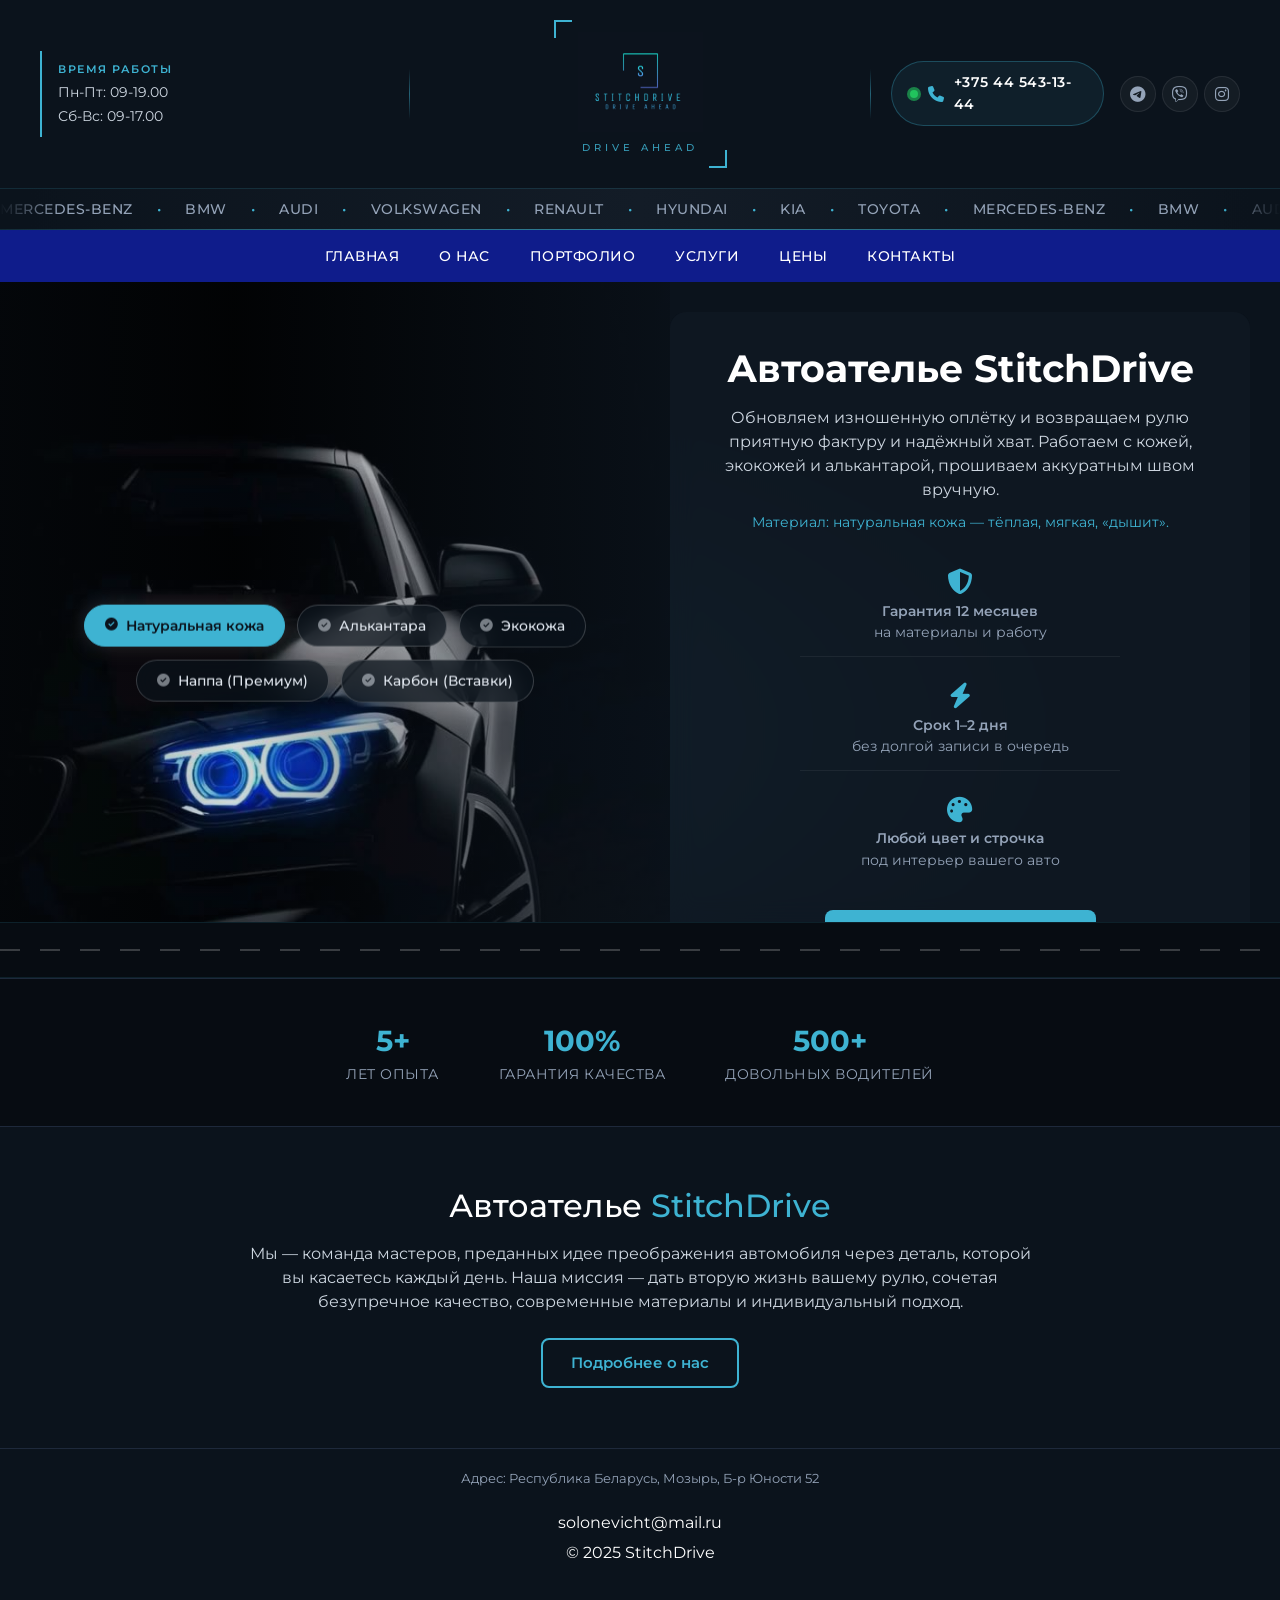
<file: index.html>
<!DOCTYPE html>
<html lang="ru">
<head>
    <meta charset="UTF-8">
    <title>StitchDrive</title>
    <meta name="viewport" content="width=device-width, initial-scale=1">
    <link href="https://cdn.jsdelivr.net/npm/bootstrap@5.2.3/dist/css/bootstrap.min.css" rel="stylesheet">
    <link rel="stylesheet" href="style.css">
    <link rel="icon" type="image/png" href="logo/favicon (3).ico">
    <link rel="preconnect" href="https://fonts.googleapis.com">
    <link rel="preconnect" href="https://fonts.gstatic.com" crossorigin>
    <link href="https://fonts.googleapis.com/css2?family=Montserrat:wght@300;400;500;600;700&display=swap" rel="stylesheet">
   <link rel="stylesheet" href="https://cdnjs.cloudflare.com/ajax/libs/font-awesome/6.5.1/css/all.min.css">
</head>
<body>

    <!-- ===== HEADER ===== -->
    <header>
    <div class="contacts-block">
    
    <!-- СЛЕВА: Время работы в плашке -->
    <div class="header-zone header-zone--left">
        <div class="work-hours">
            <span class="work-hours__label">Время работы</span>
            <span class="work-hours__time">Пн-Пт: 09-19.00</span>
            <span class="work-hours__time">Сб-Вс: 09-17.00</span>
        </div>
    </div>

    <!-- Декоративный разделитель -->
    <div class="header-divider"></div>

    <!-- ПО ЦЕНТРУ: Логотип в рамке -->
    <div class="header-zone header-zone--center">
        <div class="logo-frame">
            <img class="logo" src="logo/fullLogo.jpg" alt="Логотип StitchDrive">
            <span class="logo-slogan">DRIVE AHEAD</span>
        </div>
    </div>

    <!-- Декоративный разделитель -->
    <div class="header-divider"></div>

    <!-- СПРАВА: Телефон в пилюле + иконки -->
    <div class="header-zone header-zone--right">
        <a href="tel:+375445431344" class="phone-pill">
            <span class="online-dot"></span>
            <i class="fa-solid fa-phone"></i>
            <span class="phone-pill__number">+375 44 543-13-44</span>
        </a>
        <div class="social-icons">
            <a href="#" aria-label="Telegram"><i class="fa-brands fa-telegram"></i></a>
            <a href="#" aria-label="Viber"><i class="fa-brands fa-viber"></i></a>
            <a href="#" aria-label="Instagram"><i class="fab fa-instagram"></i></a>
        </div>
    </div>

</div>

    <!-- БЕГУЩАЯ СТРОКА с марками авто -->
    <div class="marquee">
        <div class="marquee__track">
            <span>Mercedes-Benz</span>
            <span class="marquee__dot">•</span>
            <span>BMW</span>
            <span class="marquee__dot">•</span>
            <span>Audi</span>
            <span class="marquee__dot">•</span>
            <span>Volkswagen</span>
            <span class="marquee__dot">•</span>
            <span>Renault</span>
            <span class="marquee__dot">•</span>
            <span>Hyundai</span>
            <span class="marquee__dot">•</span>
            <span>Kia</span>
            <span class="marquee__dot">•</span>
            <span>Toyota</span>
            <span class="marquee__dot">•</span>
            <!-- ДУБЛЬ для бесшовной прокрутки -->
            <span>Mercedes-Benz</span>
            <span class="marquee__dot">•</span>
            <span>BMW</span>
            <span class="marquee__dot">•</span>
            <span>Audi</span>
            <span class="marquee__dot">•</span>
            <span>Volkswagen</span>
            <span class="marquee__dot">•</span>
            <span>Renault</span>
            <span class="marquee__dot">•</span>
            <span>Hyundai</span>
            <span class="marquee__dot">•</span>
            <span>Kia</span>
            <span class="marquee__dot">•</span>
            <span>Toyota</span>
            
             <span class="marquee__dot">•</span>
            <span>Chevrolet</span>
            <span class="marquee__dot">•</span>
            <span>Belgee, МАЗ, БелАЗ</span>
             <span class="marquee__dot">•</span>
            <span> Land Rover, Jaguar, Aston Martin, Bentley, Rolls-Royce, Mini
</span>
<span class="marquee__dot">•</span>
            <span> Geely, Chery, Haval, Changan, Jetour, Omoda, Exeed, GAC, Zeekr, Voyah</span>
        </div>
    </div>
</header>

    <!-- ===== NAV ===== -->
    <nav>
        <ul class="top-nav">
            <li><a href="index.html">Главная</a></li>
            <li><a href="about.html">О нас</a></li>
            <li><a href="portfolio.html">Портфолио</a></li>
            <li><a href="services.html">Услуги</a></li>
            <li><a href="price.html">Цены</a></li>
            <li><a href="contacts.html">Контакты</a></li>
        </ul>
    </nav>
    

   <!-- ===== HERO ===== -->
<section class="hero">
    <div class="hero__media">
        <img src="img/base2.jpg" alt="Руль после перетяжки StitchDrive">
        <div class="hero__overlay"></div>

        <!-- МАТЕРИАЛЫ ВНУТРИ .hero__media, чтобы позиционировались от фото -->
        <div class="hero__materials-overlay" role="group" aria-label="Материал перетяжки">
            <button class="mat-chip-overlay is-active" data-material="leather" data-color="#C9A227" aria-pressed="true">
                <i class="fas fa-check-circle"></i> Натуральная кожа
            </button>
            <button class="mat-chip-overlay" data-material="alcantara" data-color="#3EB3D2" aria-pressed="false">
                <i class="fas fa-check-circle"></i> Алькантара
            </button>
            <button class="mat-chip-overlay" data-material="ecoleather" data-color="#7C93C4" aria-pressed="false">
                <i class="fas fa-check-circle"></i> Экокожа
            </button>
            <button class="mat-chip-overlay" data-material="nappa" data-color="#D4A574" aria-pressed="false">
                <i class="fas fa-check-circle"></i> Наппа (Премиум)
            </button>
            <button class="mat-chip-overlay" data-material="carbon" data-color="#9CA3AF" aria-pressed="false">
                <i class="fas fa-check-circle"></i> Карбон (Вставки)
            </button>
        </div>
    </div>

    <div class="hero__card">
      
        <h1 class="hero__title"> Автоателье StitchDrive</h1>

        <p class="hero__text">
            Обновляем изношенную оплётку и возвращаем рулю приятную фактуру и надёжный хват.
            Работаем с кожей, экокожей и алькантарой, прошиваем аккуратным швом вручную.
            <span class="hero__mat-note" id="matNote">Материал: натуральная кожа — тёплая, мягкая, «дышит».</span>
        </p>

        <ul class="hero__features">
            <li>
                <i class="fas fa-shield-halved"></i>
                <span><strong>Гарантия 12 месяцев</strong><br>на материалы и работу</span>
            </li>
            <li>
                <i class="fas fa-bolt"></i>
                <span><strong>Срок 1–2 дня</strong><br>без долгой записи в очередь</span>
            </li>
            <li>
                <i class="fas fa-palette"></i>
                <span><strong>Любой цвет и строчка</strong><br>под интерьер вашего авто</span>
            </li>
        </ul>

        <a href="callback.html" class="btn btn--primary">Бесплатная консультация</a>
    </div>

  
</section>
  <!-- ДОРОГА С МАШИНОЙ ВНУТРИ HERO -->
    <div class="hero__road">
        <div class="road__line"></div>
        <div class="car">
            <div class="car__light"></div>
            <img src="img/blackauto.png" alt="Автомобиль" class="car__img">
        </div>
    </div>

    <!-- ===== TRUST BAR ===== -->

    <section class="trust-bar">
        <div class="trust-bar__item">
            <span class="trust-bar__num">5+</span>
            <span class="trust-bar__label">лет опыта</span>
        </div>
        <div class="trust-bar__item">
            <span class="trust-bar__num">100%</span>
            <span class="trust-bar__label">гарантия качества</span>
        </div>
        <div class="trust-bar__item">
            <span class="trust-bar__num">500+</span>
            <span class="trust-bar__label">довольных водителей</span>
        </div>
    </section>

    <!-- ===== ABOUT PREVIEW ===== -->
    <section class="about-preview">
        <div class="about-preview__inner">
            <h2>Автоателье <span class="text-accent">StitchDrive</span></h2>
            <p>
                Мы — команда мастеров, преданных идее преображения автомобиля
                через деталь, которой вы касаетесь каждый день. Наша миссия —
                дать вторую жизнь вашему рулю, сочетая безупречное качество,
                современные материалы и индивидуальный подход.
            </p>
            <a href="about.html" class="btn btn--outline">Подробнее о нас</a>
        </div>
    </section>

    <!-- ===== FOOTER ===== -->
    <footer>
        <p class="footer__address">Адрес: Республика Беларусь, Мозырь, Б-р Юности 52</p>
        <a href="mailto:solonevicht@mail.ru">solonevicht@mail.ru</a>
        <p>© 2025 StitchDrive</p>
    </footer>
<script src="script.js"></script>
</body>
</html>
</file>
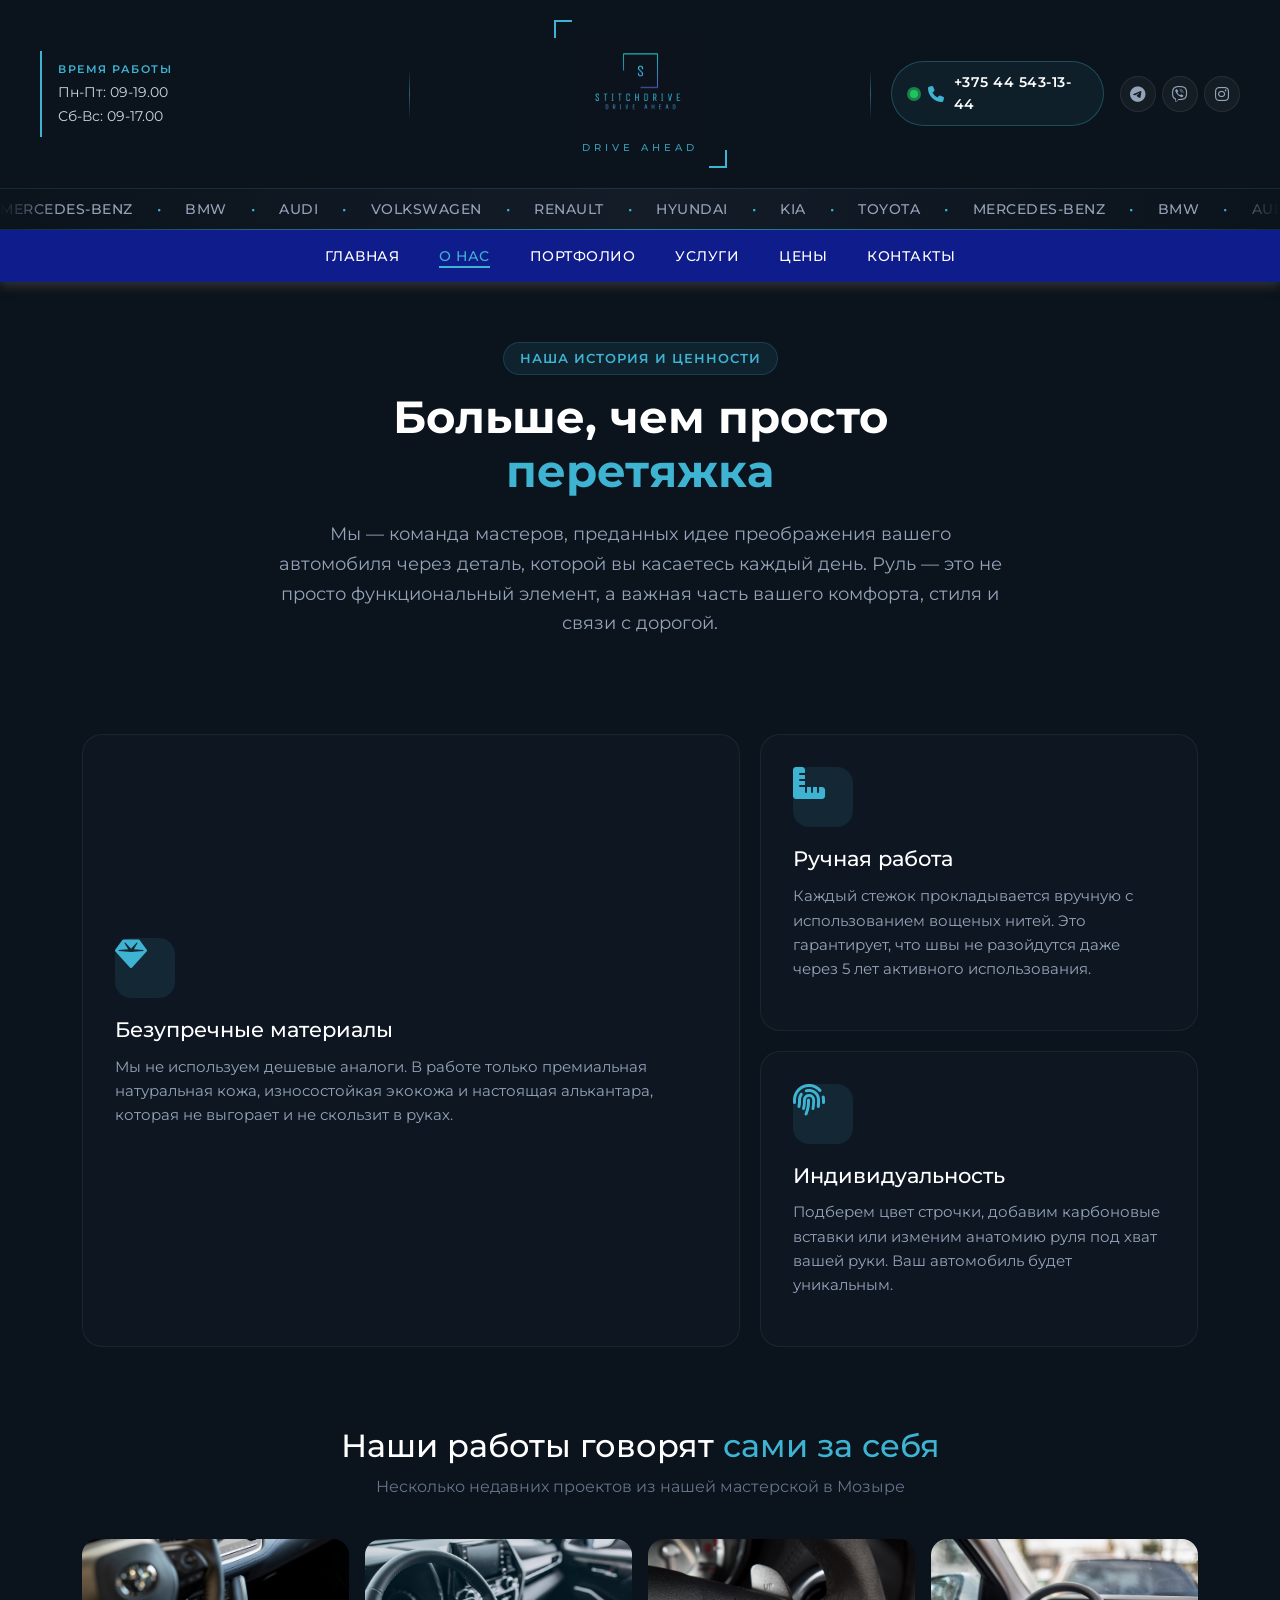
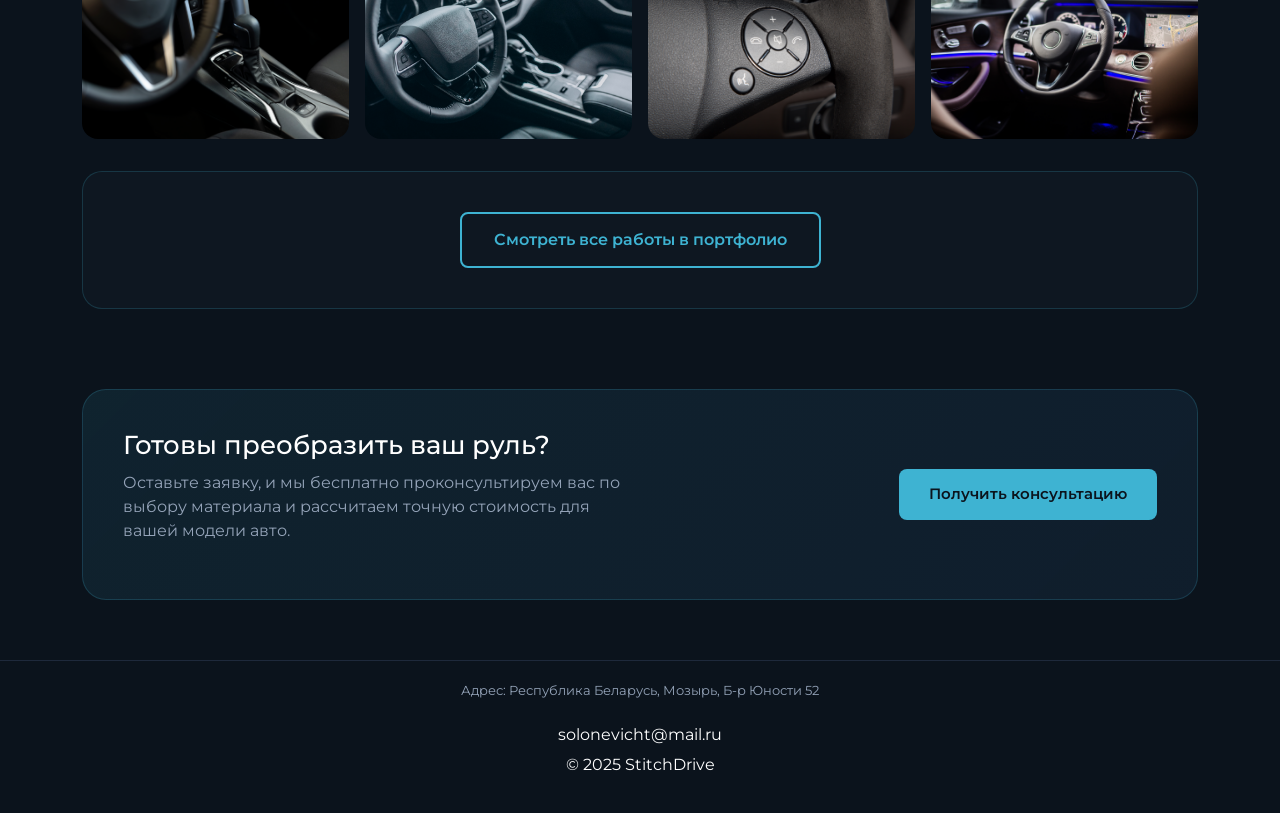
<file: about.html>
<!DOCTYPE html>
<html lang="ru">
<head>
    <meta charset="UTF-8">
    <meta name="viewport" content="width=device-width, initial-scale=1">
    <title>О нас | StitchDrive</title>
    <link href="https://cdn.jsdelivr.net/npm/bootstrap@5.2.3/dist/css/bootstrap.min.css" rel="stylesheet">
    <link rel="stylesheet" href="style.css">
    <link rel="icon" type="image/png" href="logo/favicon (3).ico">
    <link rel="preconnect" href="https://fonts.googleapis.com">
    <link rel="preconnect" href="https://fonts.gstatic.com" crossorigin>
    <link href="https://fonts.googleapis.com/css2?family=Montserrat:wght@300;400;500;600;700&display=swap" rel="stylesheet">
    <!-- Обновленная версия Font Awesome -->
    <link rel="stylesheet" href="https://cdnjs.cloudflare.com/ajax/libs/font-awesome/6.5.1/css/all.min.css">
</head>
<body>

    <!-- ===== HEADER ===== -->
    <header>
        <div class="contacts-block">
            <div class="header-zone header-zone--left">
                <div class="work-hours">
                    <span class="work-hours__label">Время работы</span>
                    <span class="work-hours__time">Пн-Пт: 09-19.00</span>
                    <span class="work-hours__time">Сб-Вс: 09-17.00</span>
                </div>
            </div>
            <div class="header-divider"></div>
            <div class="header-zone header-zone--center">
                <div class="logo-frame">
                    <img class="logo" src="logo/fullLogo.jpg" alt="Логотип StitchDrive">
                    <span class="logo-slogan">DRIVE AHEAD</span>
                </div>
            </div>
            <div class="header-divider"></div>
            <div class="header-zone header-zone--right">
                <a href="tel:+375445431344" class="phone-pill">
                    <span class="online-dot"></span>
                    <i class="fa-solid fa-phone"></i>
                    <span class="phone-pill__number">+375 44 543-13-44</span>
                </a>
                <div class="social-icons">
                    <a href="#" aria-label="Telegram"><i class="fa-brands fa-telegram"></i></a>
                    <a href="#" aria-label="Viber"><i class="fa-brands fa-viber"></i></a>
                    <a href="#" aria-label="Instagram"><i class="fab fa-instagram"></i></a>
                </div>
            </div>
        </div>
        <div class="marquee">
            <div class="marquee__track">
                <span>Mercedes-Benz</span><span class="marquee__dot">•</span><span>BMW</span><span class="marquee__dot">•</span>
                <span>Audi</span><span class="marquee__dot">•</span><span>Volkswagen</span><span class="marquee__dot">•</span>
                <span>Renault</span><span class="marquee__dot">•</span><span>Hyundai</span><span class="marquee__dot">•</span>
                <span>Kia</span><span class="marquee__dot">•</span><span>Toyota</span><span class="marquee__dot">•</span>
                <!-- Дубль для бесшовности -->
                <span>Mercedes-Benz</span><span class="marquee__dot">•</span><span>BMW</span><span class="marquee__dot">•</span>
                <span>Audi</span><span class="marquee__dot">•</span><span>Volkswagen</span><span class="marquee__dot">•</span>
                <span>Renault</span><span class="marquee__dot">•</span><span>Hyundai</span><span class="marquee__dot">•</span>
                <span>Kia</span><span class="marquee__dot">•</span><span>Toyota</span><span class="marquee__dot">•</span>
            </div>
        </div>
    </header>

    <!-- ===== NAV ===== -->
    <nav>
        <ul class="top-nav">
            <li><a href="index.html">Главная</a></li>
            <li><a href="about.html" class="active">О нас</a></li>
            <li><a href="portfolio.html">Портфолио</a></li>
            <li><a href="services.html">Услуги</a></li>
            <li><a href="price.html">Цены</a></li>
            <li><a href="contacts.html">Контакты</a></li>
        </ul>
    </nav>

    <!-- ===== СТРАНИЦА "О НАС" ===== -->
    <main class="page-about">
        
        <!-- Заголовок страницы -->
        <section class="page-hero">
            <div class="container">
                <span class="page-hero__badge">Наша история и ценности</span>
                <h1>Больше, чем просто <span class="text-accent">перетяжка</span></h1>
                <p class="page-hero__text">
                    Мы — команда мастеров, преданных идее преображения вашего автомобиля через деталь, 
                    которой вы касаетесь каждый день. Руль — это не просто функциональный элемент, 
                    а важная часть вашего комфорта, стиля и связи с дорогой.
                </p>
            </div>
        </section>

        <!-- Сетка преимуществ (Bento Grid) -->
        <section class="about-features container">
            <div class="bento-grid">
                <div class="bento-card bento-card--large">
                    <i class="fas fa-gem bento-card__icon"></i>
                    <h3>Безупречные материалы</h3>
                    <p>Мы не используем дешевые аналоги. В работе только премиальная натуральная кожа, износостойкая экокожа и настоящая алькантара, которая не выгорает и не скользит в руках.</p>
                </div>
                <div class="bento-card">
                    <i class="fas fa-ruler-combined bento-card__icon"></i>
                    <h3>Ручная работа</h3>
                    <p>Каждый стежок прокладывается вручную с использованием вощеных нитей. Это гарантирует, что швы не разойдутся даже через 5 лет активного использования.</p>
                </div>
                <div class="bento-card">
                    <i class="fas fa-fingerprint bento-card__icon"></i>
                    <h3>Индивидуальность</h3>
                    <p>Подберем цвет строчки, добавим карбоновые вставки или изменим анатомию руля под хват вашей руки. Ваш автомобиль будет уникальным.</p>
                </div>
            </div>
        </section>

        <!-- Мини-портфолио с призывом -->
        <section class="about-portfolio container">
            <div class="section-header">
                <h2>Наши работы говорят <span class="text-accent">сами за себя</span></h2>
                <p>Несколько недавних проектов из нашей мастерской в Мозыре</p>
            </div>
            
            <div class="portfolio-mini-grid">
                <div class="portfolio-mini__item">
                    <img src="imgcards/auto1.jpg" alt="Перетяжка руля пример 1">
                    <div class="portfolio-mini__overlay"><i class="fas fa-search-plus"></i></div>
                </div>
                <div class="portfolio-mini__item">
                    <img src="imgcards/auto2.jpg" alt="Перетяжка руля пример 2">
                    <div class="portfolio-mini__overlay"><i class="fas fa-search-plus"></i></div>
                </div>
                <div class="portfolio-mini__item">
                    <img src="imgcards/auto3.jpg" alt="Перетяжка руля пример 3">
                    <div class="portfolio-mini__overlay"><i class="fas fa-search-plus"></i></div>
                </div>
                <div class="portfolio-mini__item">
                    <img src="imgcards/auto4.jpg" alt="Перетяжка руля пример 4">
                    <div class="portfolio-mini__overlay"><i class="fas fa-search-plus"></i></div>
                </div>
            </div>

            <div class="portfolio-cta">
                <a href="portfolio.html" class="btn btn--outline">Смотреть все работы в портфолио</a>
            </div is-active>
        </section>

        <!-- Финальный призыв к действию -->
        <section class="about-cta container">
            <div class="cta-card">
                <div class="cta-card__content">
                    <h3>Готовы преобразить ваш руль?</h3>
                    <p>Оставьте заявку, и мы бесплатно проконсультируем вас по выбору материала и рассчитаем точную стоимость для вашей модели авто.</p>
                </div>
                <a href="callback.html" class="btn btn--primary">Получить консультацию</a>
            </div>
        </section>

    </main>

    <!-- ===== FOOTER ===== -->
    <footer>
        <p class="footer__address">Адрес: Республика Беларусь, Мозырь, Б-р Юности 52</p>
        <a href="mailto:solonevicht@mail.ru">solonevicht@mail.ru</a>
        <p>© 2025 StitchDrive</p>
    </footer>

    <script src="script.js"></script>
</body>
</html>
</file>
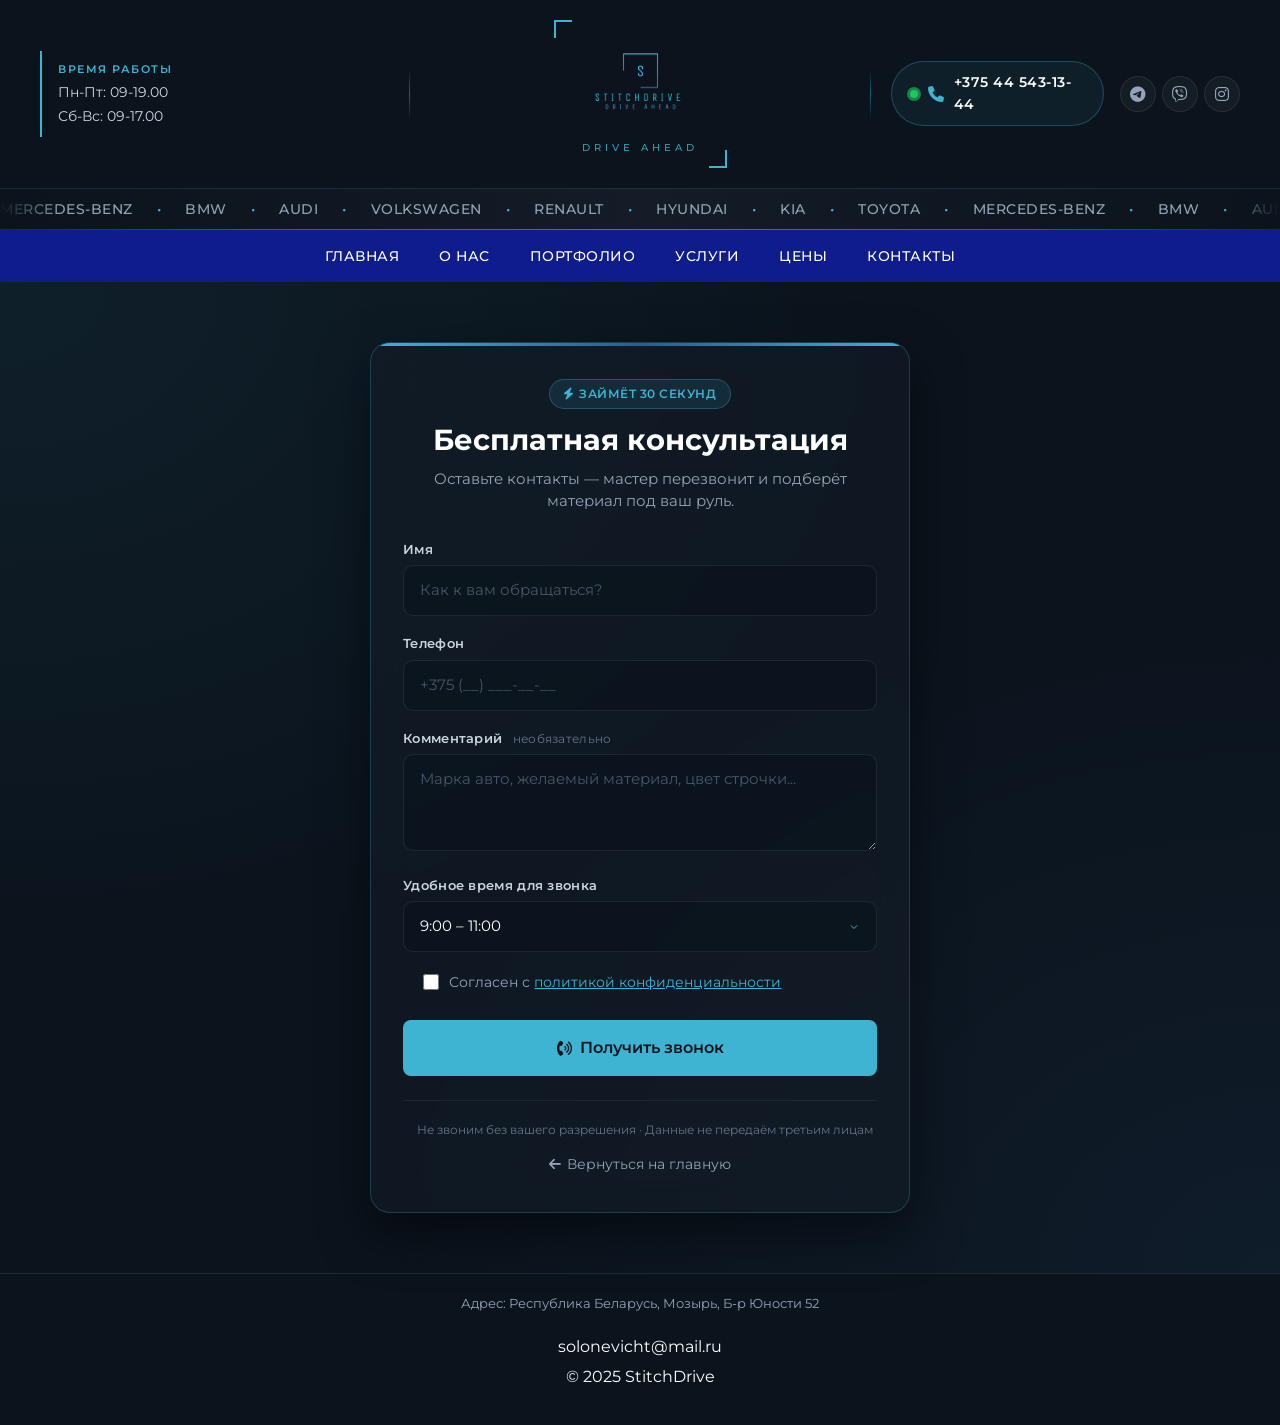
<file: callback.html>
<!DOCTYPE html>
<html lang="ru">
<meta charset="UTF-8">
<meta name="viewport" content="width=device-width, initial-scale=1">
<link href="https://cdn.jsdelivr.net/npm/bootstrap@5.2.3/dist/css/bootstrap.min.css" rel="stylesheet">
<link rel="stylesheet" href="style.css">
<link rel="icon" type="image/png" href="logo/favicon (3).ico">
<link rel="preconnect" href="https://fonts.googleapis.com">
<link rel="preconnect" href="https://fonts.gstatic.com" crossorigin>
<link href="https://fonts.googleapis.com/css2?family=Montserrat:wght@300;400;500;700&display=swap" rel="stylesheet">
<link rel="stylesheet" href="https://cdnjs.cloudflare.com/ajax/libs/font-awesome/6.0.0-beta3/css/all.min.css">
<body>

     <!-- ===== HEADER ===== -->
    <header>
    <div class="contacts-block">
    
    <!-- СЛЕВА: Время работы в плашке -->
    <div class="header-zone header-zone--left">
        <div class="work-hours">
            <span class="work-hours__label">Время работы</span>
            <span class="work-hours__time">Пн-Пт: 09-19.00</span>
            <span class="work-hours__time">Сб-Вс: 09-17.00</span>
        </div>
    </div>

    <!-- Декоративный разделитель -->
    <div class="header-divider"></div>

    <!-- ПО ЦЕНТРУ: Логотип в рамке -->
    <div class="header-zone header-zone--center">
        <div class="logo-frame">
            <img class="logo" src="logo/fullLogo.jpg" alt="Логотип StitchDrive">
            <span class="logo-slogan">DRIVE AHEAD</span>
        </div>
    </div>

    <!-- Декоративный разделитель -->
    <div class="header-divider"></div>

    <!-- СПРАВА: Телефон в пилюле + иконки -->
    <div class="header-zone header-zone--right">
        <a href="tel:+375445431344" class="phone-pill">
            <span class="online-dot"></span>
            <i class="fa-solid fa-phone"></i>
            <span class="phone-pill__number">+375 44 543-13-44</span>
        </a>
        <div class="social-icons">
            <a href="#" aria-label="Telegram"><i class="fa-brands fa-telegram"></i></a>
            <a href="#" aria-label="Viber"><i class="fa-brands fa-viber"></i></a>
            <a href="#" aria-label="Instagram"><i class="fab fa-instagram"></i></a>
        </div>
    </div>

</div>

    <!-- БЕГУЩАЯ СТРОКА с марками авто -->
    <div class="marquee">
        <div class="marquee__track">
            <span>Mercedes-Benz</span>
            <span class="marquee__dot">•</span>
            <span>BMW</span>
            <span class="marquee__dot">•</span>
            <span>Audi</span>
            <span class="marquee__dot">•</span>
            <span>Volkswagen</span>
            <span class="marquee__dot">•</span>
            <span>Renault</span>
            <span class="marquee__dot">•</span>
            <span>Hyundai</span>
            <span class="marquee__dot">•</span>
            <span>Kia</span>
            <span class="marquee__dot">•</span>
            <span>Toyota</span>
            <span class="marquee__dot">•</span>
            <!-- ДУБЛЬ для бесшовной прокрутки -->
            <span>Mercedes-Benz</span>
            <span class="marquee__dot">•</span>
            <span>BMW</span>
            <span class="marquee__dot">•</span>
            <span>Audi</span>
            <span class="marquee__dot">•</span>
            <span>Volkswagen</span>
            <span class="marquee__dot">•</span>
            <span>Renault</span>
            <span class="marquee__dot">•</span>
            <span>Hyundai</span>
            <span class="marquee__dot">•</span>
            <span>Kia</span>
            <span class="marquee__dot">•</span>
            <span>Toyota</span>
            
             <span class="marquee__dot">•</span>
            <span>Chevrolet</span>
            <span class="marquee__dot">•</span>
            <span>Belgee, МАЗ, БелАЗ</span>
             <span class="marquee__dot">•</span>
            <span> Land Rover, Jaguar, Aston Martin, Bentley, Rolls-Royce, Mini
</span>
<span class="marquee__dot">•</span>
            <span> Geely, Chery, Haval, Changan, Jetour, Omoda, Exeed, GAC, Zeekr, Voyah</span>
        </div>
    </div>
</header>

    <!-- ===== NAV ===== -->
    <nav>
        <ul class="top-nav">
            <li><a href="index.html">Главная</a></li>
            <li><a href="about.html">О нас</a></li>
            <li><a href="portfolio.html">Портфолио</a></li>
            <li><a href="services.html">Услуги</a></li>
            <li><a href="price.html">Цены</a></li>
            <li><a href="contacts.html">Контакты</a></li>
        </ul>
    </nav>

    <!-- ===== ФОРМА ===== -->
    <section class="form-section">
        <div class="form-card">
            <div class="form-card__header">
                <span class="form-card__badge"><i class="fas fa-bolt"></i> Займёт 30 секунд</span>
                <h2 class="form-card__title">Бесплатная консультация</h2>
                <p class="form-card__subtitle">Оставьте контакты — мастер перезвонит и подберёт материал под ваш руль.</p>
            </div>

            <form class="callback-form" action="#" method="POST">
                <div class="form-field">
                    <label for="name">Имя</label>
                    <input type="text" id="name" name="name" placeholder="Как к вам обращаться?" required>
                </div>

                <div class="form-field">
                    <label for="phone">Телефон</label>
                    <input type="tel" id="phone" name="phone" placeholder="+375 (__) ___-__-__" required>
                </div>

                <div class="form-field">
                    <label for="message">Комментарий <span class="optional">необязательно</span></label>
                    <textarea id="message" name="message" rows="3" placeholder="Марка авто, желаемый материал, цвет строчки..."></textarea>
                </div>

                <div class="form-field">
                    <label for="time">Удобное время для звонка</label>
                    <select id="time" name="time" class="form-select">
                        <option value="9.00-11.00">9:00 – 11:00</option>
                        <option value="11.00-13.00">11:00 – 13:00</option>
                        <option value="13.00-17.00">13:00 – 17:00</option>
                        <option value="17.00-19.00">17:00 – 19:00</option>
                    </select>
                </div>

                <div class="form-check">
                    <input type="checkbox" id="privacy" required>
                    <label for="privacy">Согласен с <a href="#">политикой конфиденциальности</a></label>
                </div>

                <button type="submit" class="btn btn--primary btn--full">
                    <i class="fa-solid fa-phone-volume"></i> Получить звонок
                </button>
            </form>

            <div class="form-card__footer">
                <p><i class="fas fa-shield-halved"></i> Не звоним без вашего разрешения · Данные не передаём третьим лицам</p>
                <a href="index.html" class="form-back"><i class="fas fa-arrow-left"></i> Вернуться на главную</a>
            </div>
        </div>
    </section>

    <!-- ===== FOOTER ===== -->
    <footer>
        <p class="footer__address">Адрес: Республика Беларусь, Мозырь, Б-р Юности 52</p>
        <a href="mailto:solonevicht@mail.ru">solonevicht@mail.ru</a>
        <p>© 2025 StitchDrive</p>
    </footer>

    <script src="script.js"></script>
</body>
</file>
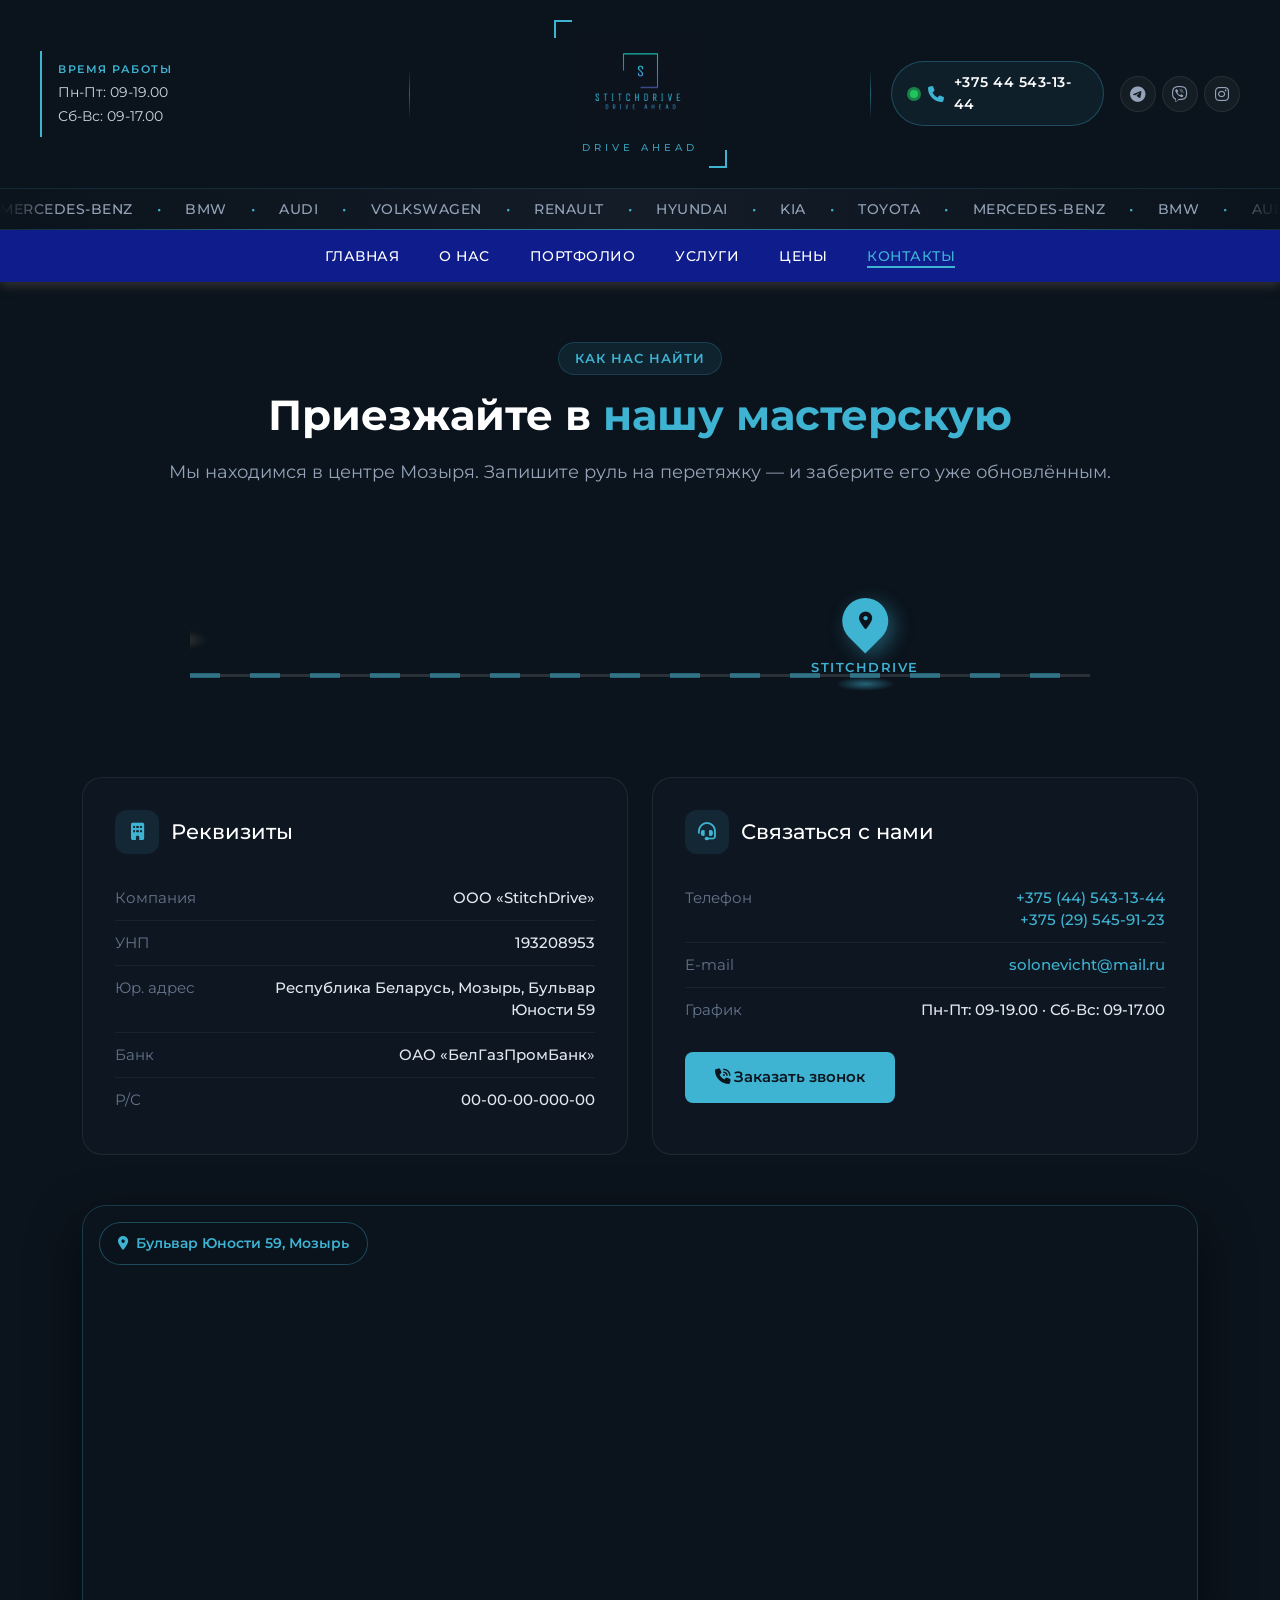
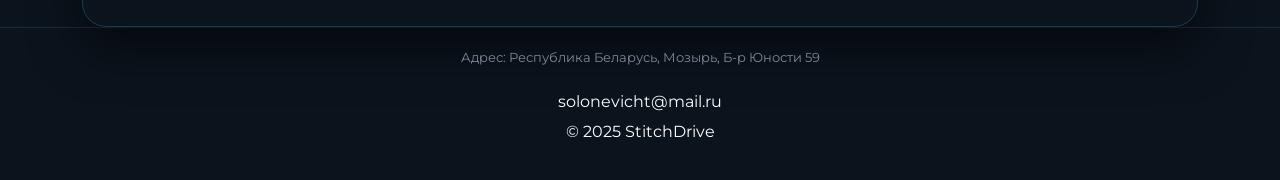
<file: contacts.html>
<!DOCTYPE html>
<html lang="ru">
<head>
    <meta charset="UTF-8">
    <meta name="viewport" content="width=device-width, initial-scale=1">
    <title>Контакты | StitchDrive</title>
    <link href="https://cdn.jsdelivr.net/npm/bootstrap@5.2.3/dist/css/bootstrap.min.css" rel="stylesheet">
    <link rel="stylesheet" href="style.css">
    <link rel="icon" type="image/png" href="logo/favicon (3).ico">
    <link rel="preconnect" href="https://fonts.googleapis.com">
    <link rel="preconnect" href="https://fonts.gstatic.com" crossorigin>
    <link href="https://fonts.googleapis.com/css2?family=Montserrat:wght@300;400;500;600;700&display=swap" rel="stylesheet">
    <link rel="stylesheet" href="https://cdnjs.cloudflare.com/ajax/libs/font-awesome/6.5.1/css/all.min.css">
</head>
<body>

    <!-- ===== HEADER ===== -->
    <header>
        <div class="contacts-block">
            <div class="header-zone header-zone--left">
                <div class="work-hours">
                    <span class="work-hours__label">Время работы</span>
                    <span class="work-hours__time">Пн-Пт: 09-19.00</span>
                    <span class="work-hours__time">Сб-Вс: 09-17.00</span>
                </div>
            </div>
            <div class="header-divider"></div>
            <div class="header-zone header-zone--center">
                <div class="logo-frame">
                    <img class="logo" src="logo/fullLogo.jpg" alt="Логотип StitchDrive">
                    <span class="logo-slogan">DRIVE AHEAD</span>
                </div>
            </div>
            <div class="header-divider"></div>
            <div class="header-zone header-zone--right">
                <a href="tel:+375445431344" class="phone-pill">
                    <span class="online-dot"></span>
                    <i class="fa-solid fa-phone"></i>
                    <span class="phone-pill__number">+375 44 543-13-44</span>
                </a>
                <div class="social-icons">
                    <a href="#" aria-label="Telegram"><i class="fa-brands fa-telegram"></i></a>
                    <a href="#" aria-label="Viber"><i class="fa-brands fa-viber"></i></a>
                    <a href="#" aria-label="Instagram"><i class="fab fa-instagram"></i></a>
                </div>
            </div>
        </div>
        <div class="marquee">
            <div class="marquee__track">
                <span>Mercedes-Benz</span><span class="marquee__dot">•</span><span>BMW</span><span class="marquee__dot">•</span>
                <span>Audi</span><span class="marquee__dot">•</span><span>Volkswagen</span><span class="marquee__dot">•</span>
                <span>Renault</span><span class="marquee__dot">•</span><span>Hyundai</span><span class="marquee__dot">•</span>
                <span>Kia</span><span class="marquee__dot">•</span><span>Toyota</span><span class="marquee__dot">•</span>
                <span>Mercedes-Benz</span><span class="marquee__dot">•</span><span>BMW</span><span class="marquee__dot">•</span>
                <span>Audi</span><span class="marquee__dot">•</span><span>Volkswagen</span><span class="marquee__dot">•</span>
                <span>Renault</span><span class="marquee__dot">•</span><span>Hyundai</span><span class="marquee__dot">•</span>
                <span>Kia</span><span class="marquee__dot">•</span><span>Toyota</span><span class="marquee__dot">•</span>
            </div>
        </div>
    </header>

    <!-- ===== NAV ===== -->
    <nav>
        <ul class="top-nav">
            <li><a href="index.html">Главная</a></li>
            <li><a href="about.html">О нас</a></li>
            <li><a href="portfolio.html">Портфолио</a></li>
            <li><a href="services.html">Услуги</a></li>
            <li><a href="price.html">Цены</a></li>
            <li><a href="contacts.html" class="active">Контакты</a></li>
        </ul>
    </nav>

    <!-- ===== АНИМАЦИЯ: МАШИНА ЕДЕТ К МАРКЕРУ ===== -->
    <section class="route-section">
        <div class="container">
            <div class="route-hero">
                <span class="page-hero__badge">Как нас найти</span>
                <h1>Приезжайте в <span class="text-accent">нашу мастерскую</span></h1>
                <p class="page-hero__text">Мы находимся в центре Мозыря. Запишите руль на перетяжку — и заберите его уже обновлённым.</p>

                <!-- Сцена с дорогой и машиной -->
                <div class="route-scene">
                    <div class="route-road">
                        <div class="route-dashes"></div>
                    </div>
                    <div class="route-car">
                        <div class="route-car__light"></div>
                        <img src="img/blackauto.png" alt="Автомобиль едет к мастерской">
                    </div>
                    <div class="route-marker">
                        <div class="route-marker__pin"><i class="fas fa-location-dot"></i></div>
                        <div class="route-marker__pulse"></div>
                        <span class="route-marker__label">StitchDrive</span>
                    </div>
                </div>
            </div>
        </div>
    </section>

    <!-- ===== РЕКВИЗИТЫ И КОНТАКТЫ (Bento-карточки) ===== -->
    <section class="contacts-grid container">
        <div class="contact-card">
            <h3><i class="fas fa-building"></i> Реквизиты</h3>
            <ul class="info-list">
                <li><span>Компания</span><strong>ООО «StitchDrive»</strong></li>
                <li><span>УНП</span><strong>193208953</strong></li>
                <li><span>Юр. адрес</span><strong>Республика Беларусь, Мозырь, Бульвар Юности 59</strong></li>
                <li><span>Банк</span><strong>ОАО «БелГазПромБанк»</strong></li>
                <li><span>Р/С</span><strong>00-00-00-000-00</strong></li>
            </ul>
        </div>

        <div class="contact-card">
            <h3><i class="fas fa-headset"></i> Связаться с нами</h3>
            <ul class="info-list">
                <li>
                    <span>Телефон</span>
                    <strong>
                        <a href="tel:+375445431344">+375 (44) 543-13-44</a><br>
                        <a href="tel:+375295459123">+375 (29) 545-91-23</a>
                    </strong>
                </li>
                <li><span>E-mail</span><strong><a href="mailto:solonevicht@mail.ru">solonevicht@mail.ru</a></strong></li>
                <li><span>График</span><strong>Пн-Пт: 09-19.00 · Сб-Вс: 09-17.00</strong></li>
            </ul>
            <a href="callback.html" class="btn btn--primary" style="margin-top:20px;">
                <i class="fa-solid fa-phone-volume"></i> Заказать звонок
            </a>
        </div>
    </section>

    <!-- ===== КАРТА ===== -->
    <section class="map-section container">
        <div class="map-frame">
            <iframe
                src="https://www.google.com/maps/embed?pb=!1m18!1m12!1m3!1d2454.4706508039567!2d29.20377507700757!3d52.03474047204275!2m3!1f0!2f0!3f0!3m2!1i1024!2i768!4f13.1!3m3!1m2!1s0x46d611283b46a205%3A0x4b9604ae083541da!2z0JPRgNCw0YbQuNGP!5e0!3m2!1sru!2sby!4v1764078573903!5m2!1sru!2sby"
                allowfullscreen="" loading="lazy"
                referrerpolicy="no-referrer-when-downgrade" title="Google Maps"></iframe>
            <div class="map-badge">
                <i class="fas fa-location-dot"></i> Бульвар Юности 59, Мозырь
            </div>
        </div>
    </section>

    <!-- ===== FOOTER ===== -->
    <footer>
        <p class="footer__address">Адрес: Республика Беларусь, Мозырь, Б-р Юности 59 </p>
        <a href="mailto:solonevicht@mail.ru">solonevicht@mail.ru</a>
        <p>© 2025 StitchDrive</p>
    </footer>

    <script src="script.js"></script>
</body>
</html>
</file>
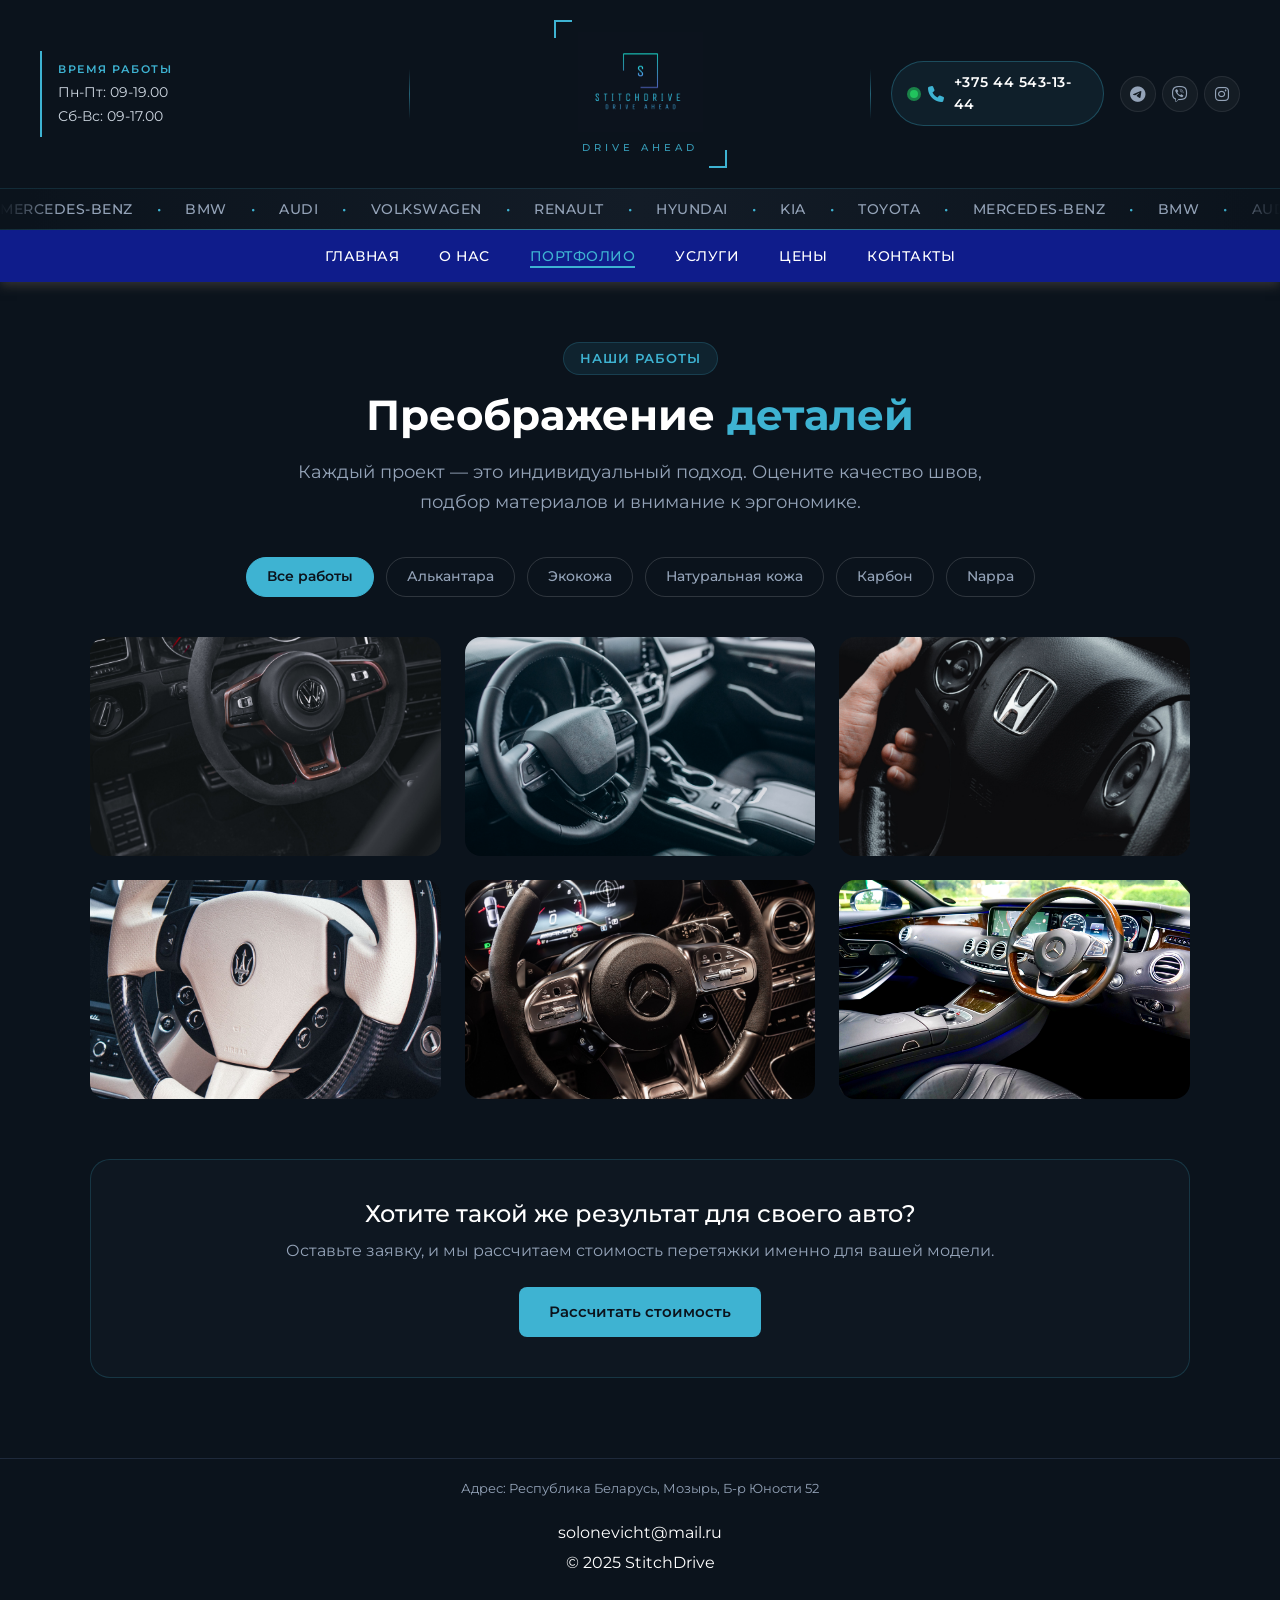
<file: portfolio.html>
<!DOCTYPE html>
<html lang="ru">
<head>
    <meta charset="UTF-8">
    <meta name="viewport" content="width=device-width, initial-scale=1">
    <title>Портфолио | StitchDrive</title>
    <link href="https://cdn.jsdelivr.net/npm/bootstrap@5.2.3/dist/css/bootstrap.min.css" rel="stylesheet">
    <link rel="stylesheet" href="style.css">
    <link rel="icon" type="image/png" href="logo/favicon (3).ico">
    <link rel="preconnect" href="https://fonts.googleapis.com">
    <link rel="preconnect" href="https://fonts.gstatic.com" crossorigin>
    <link href="https://fonts.googleapis.com/css2?family=Montserrat:wght@300;400;500;600;700&display=swap" rel="stylesheet">
    <!-- Обновленная версия Font Awesome -->
    <link rel="stylesheet" href="https://cdnjs.cloudflare.com/ajax/libs/font-awesome/6.5.1/css/all.min.css">
</head>
<body>

    <!-- ===== HEADER ===== -->
    <header>
        <div class="contacts-block">
            <div class="header-zone header-zone--left">
                <div class="work-hours">
                    <span class="work-hours__label">Время работы</span>
                    <span class="work-hours__time">Пн-Пт: 09-19.00</span>
                    <span class="work-hours__time">Сб-Вс: 09-17.00</span>
                </div>
            </div>
            <div class="header-divider"></div>
            <div class="header-zone header-zone--center">
                <div class="logo-frame">
                    <img class="logo" src="logo/fullLogo.jpg" alt="Логотип StitchDrive">
                    <span class="logo-slogan">DRIVE AHEAD</span>
                </div>
            </div>
            <div class="header-divider"></div>
            <div class="header-zone header-zone--right">
                <a href="tel:+375445431344" class="phone-pill">
                    <span class="online-dot"></span>
                    <i class="fa-solid fa-phone"></i>
                    <span class="phone-pill__number">+375 44 543-13-44</span>
                </a>
                <div class="social-icons">
                    <a href="#" aria-label="Telegram"><i class="fa-brands fa-telegram"></i></a>
                    <a href="#" aria-label="Viber"><i class="fa-brands fa-viber"></i></a>
                    <a href="#" aria-label="Instagram"><i class="fab fa-instagram"></i></a>
                </div>
            </div>
        </div>
        <div class="marquee">
            <div class="marquee__track">
                <span>Mercedes-Benz</span><span class="marquee__dot">•</span><span>BMW</span><span class="marquee__dot">•</span>
                <span>Audi</span><span class="marquee__dot">•</span><span>Volkswagen</span><span class="marquee__dot">•</span>
                <span>Renault</span><span class="marquee__dot">•</span><span>Hyundai</span><span class="marquee__dot">•</span>
                <span>Kia</span><span class="marquee__dot">•</span><span>Toyota</span><span class="marquee__dot">•</span>
                <!-- Дубль для бесшовности -->
                <span>Mercedes-Benz</span><span class="marquee__dot">•</span><span>BMW</span><span class="marquee__dot">•</span>
                <span>Audi</span><span class="marquee__dot">•</span><span>Volkswagen</span><span class="marquee__dot">•</span>
                <span>Renault</span><span class="marquee__dot">•</span><span>Hyundai</span><span class="marquee__dot">•</span>
                <span>Kia</span><span class="marquee__dot">•</span><span>Toyota</span><span class="marquee__dot">•</span>
            </div>
        </div>
    </header>

    <!-- ===== NAV ===== -->
    <nav>
        <ul class="top-nav">
            <li><a href="index.html">Главная</a></li>
            <li><a href="about.html">О нас</a></li>
            <li><a href="portfolio.html" class="active">Портфолио</a></li>
            <li><a href="services.html">Услуги</a></li>
            <li><a href="price.html">Цены</a></li>
            <li><a href="contacts.html">Контакты</a></li>
        </ul>
    </nav>

    <!-- ===== ПОРТФОЛИО ===== -->
    <main class="portfolio-page container">
        
        <div class="portfolio-header">
            <span class="page-hero__badge">Наши работы</span>
            <h1>Преображение <span class="text-accent">деталей</span></h1>
            <p class="page-hero__text">Каждый проект — это индивидуальный подход. Оцените качество швов, подбор материалов и внимание к эргономике.</p>
        </div>

        <!-- Фильтры -->
        <div class="portfolio-filter">
            <button class="filter-btn is-active" data-filter="all">Все работы</button>
            <button class="filter-btn" data-filter="alcantara">Алькантара</button>
            <button class="filter-btn" data-filter="ecoc">Экокожа</button>
            <button class="filter-btn" data-filter="natural">Натуральная кожа</button>
            <button class="filter-btn" data-filter="carbon">Карбон</button>
            <button class="filter-btn" data-filter="Nappa">Nappa</button>
        </div>

        <!-- Сетка работ -->
        <div class="portfolio-grid">
            
            <!-- Работа 1: -->
            <div class="portfolio-item" data-category="Алькантара">
                <img src="portfolio/alcantara.jpg" alt="Перетяжка руля Алькантара">
                <div class="portfolio-overlay">
                    <span class="portfolio-overlay__category">Алькантара</span>
                    <h3 class="portfolio-overlay__title">Полная перетяжка руля</h3>
                    <span class="portfolio-overlay__icon"><i class="fas fa-arrow-right"></i></span>
                </div>
            </div>

            <!-- Работа 2: -->
            <div class="portfolio-item" data-category="Экокожа">
                <img src="portfolio/ecoc.jpg" alt="Перетяжка руля Экокожа">
                <div class="portfolio-overlay">
                    <span class="portfolio-overlay__category">Экокожа</span>
                    <h3 class="portfolio-overlay__title">Качественная экокожа</h3>
                    <span class="portfolio-overlay__icon"><i class="fas fa-arrow-right"></i></span>
                </div>
            </div>

            <!-- Работа 3:  -->
            <div class="portfolio-item" data-category="натуральная кожа">
                <img src="portfolio/natural.jpg" alt="Перетяжка руля натуральной кожей">
                <div class="portfolio-overlay">
                    <span class="portfolio-overlay__category">натуральная кожа</span>
                    <h3 class="portfolio-overlay__title">Восстановление и перешив</h3>
                    <span class="portfolio-overlay__icon"><i class="fas fa-arrow-right"></i></span>
                </div>
            </div>

            <!-- Работа 4:  -->
            <div class="portfolio-item" data-category="Карбон">
                <img src="portfolio/carbonn.jpg" alt="Перетяжка руля карбоном">
                <div class="portfolio-overlay">
                    <span class="portfolio-overlay__category">Карбон</span>
                    <h3 class="portfolio-overlay__title">Спортивный хват M-серии</h3>
                    <span class="portfolio-overlay__icon"><i class="fas fa-arrow-right"></i></span>
                </div>
            </div>
 <!-- Работа 5:  -->
            <div class="portfolio-item" data-category="Nappa">
                <img src="portfolio/nappa.jpg" alt="Перетяжка руля Nappa">
                <div class="portfolio-overlay">
                    <span class="portfolio-overlay__category">Nappa</span>
                    <h3 class="portfolio-overlay__title">Новая серия</h3>
                    <span class="portfolio-overlay__icon"><i class="fas fa-arrow-right"></i></span>
                </div>
            </div>
             <!-- Работа 6:  -->
            <div class="portfolio-item" data-category="New">
                <img src="portfolio/new.jpg" alt="Новинка">
                <div class="portfolio-overlay">
                    <span class="portfolio-overlay__category">New</span>
                    <h3 class="portfolio-overlay__title">Новинка</h3>
                    <span class="portfolio-overlay__icon"><i class="fas fa-arrow-right"></i></span>
                </div>
            </div>
        </div>

        <!-- Призыв к действию -->
        <div class="portfolio-cta">
            <h3>Хотите такой же результат для своего авто?</h3>
            <p>Оставьте заявку, и мы рассчитаем стоимость перетяжки именно для вашей модели.</p>
            <a href="callback.html" class="btn btn--primary">Рассчитать стоимость</a>
        </div>

    </main>

    <!-- ===== FOOTER ===== -->
    <footer>
        <p class="footer__address">Адрес: Республика Беларусь, Мозырь, Б-р Юности 52</p>
        <a href="mailto:solonevicht@mail.ru">solonevicht@mail.ru</a>
        <p>© 2025 StitchDrive</p>
    </footer>

    <script src="script.js"></script>
</body>
</html>
</file>
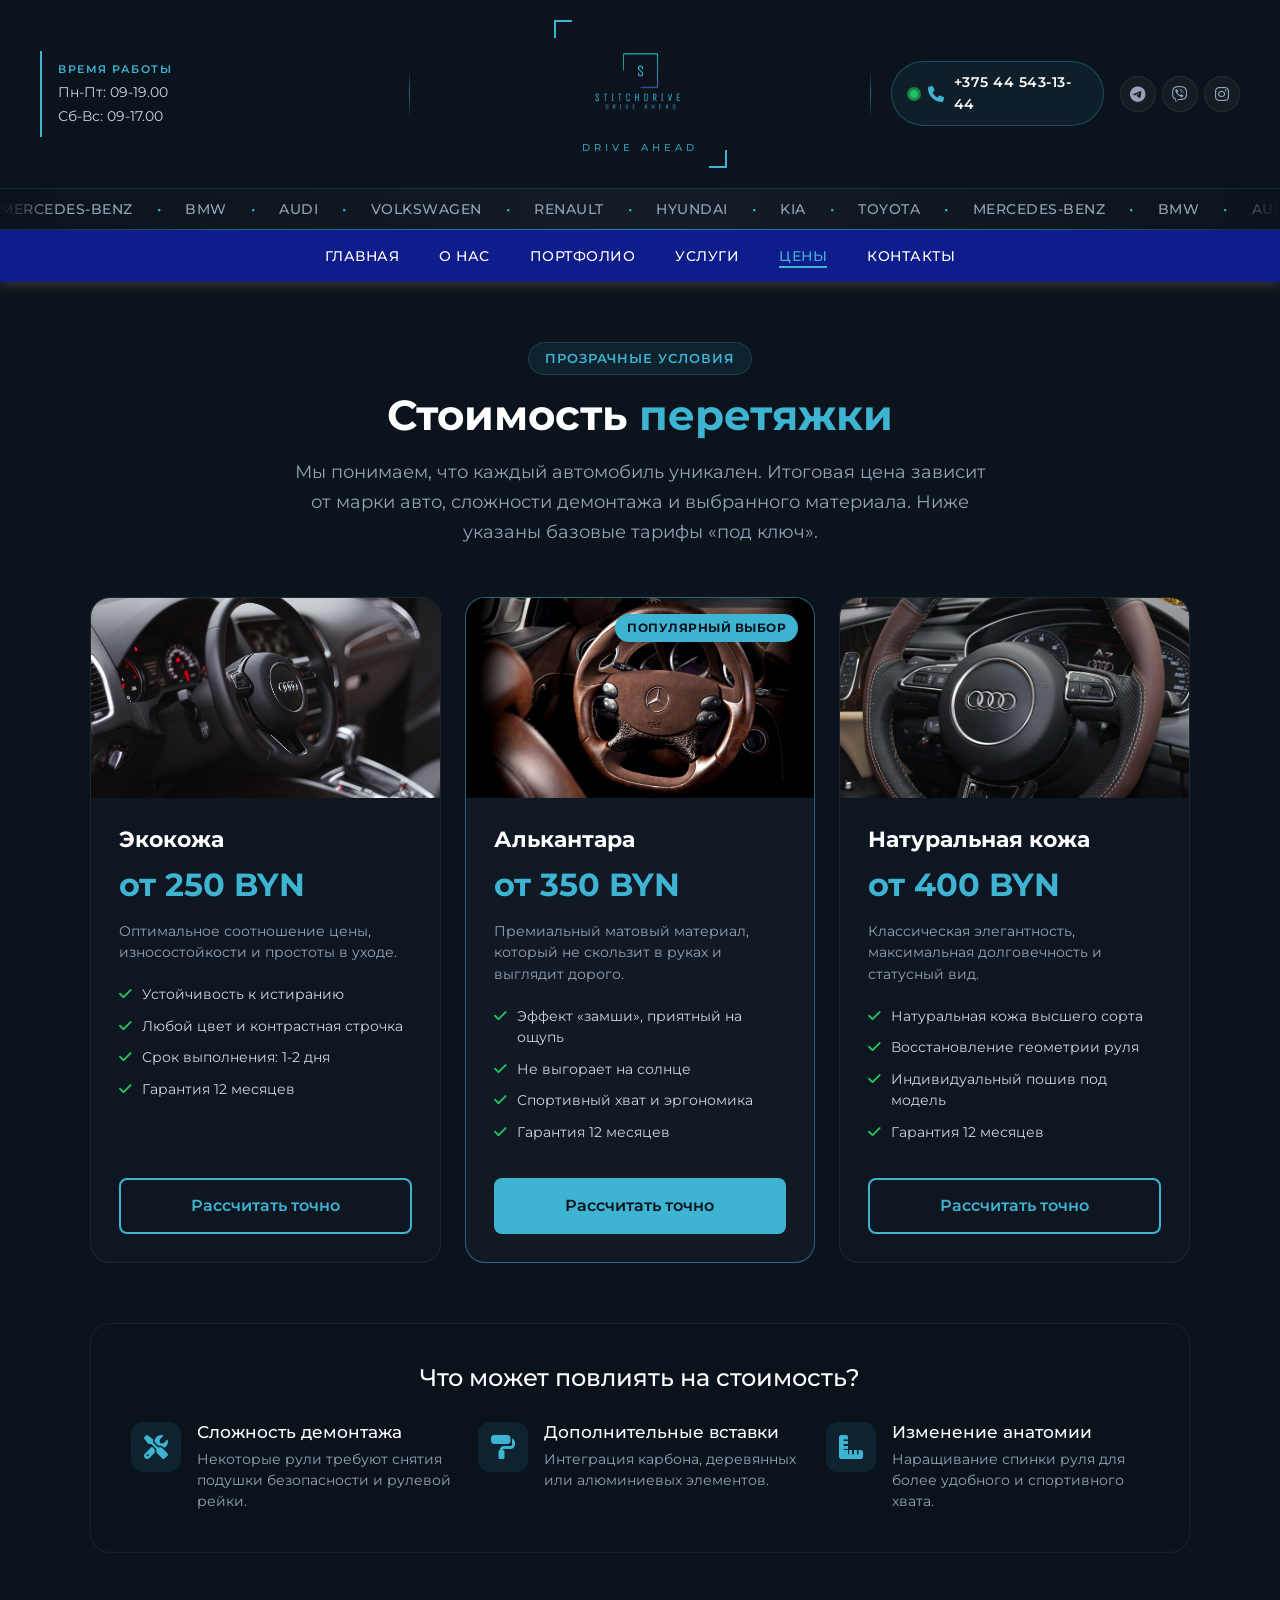
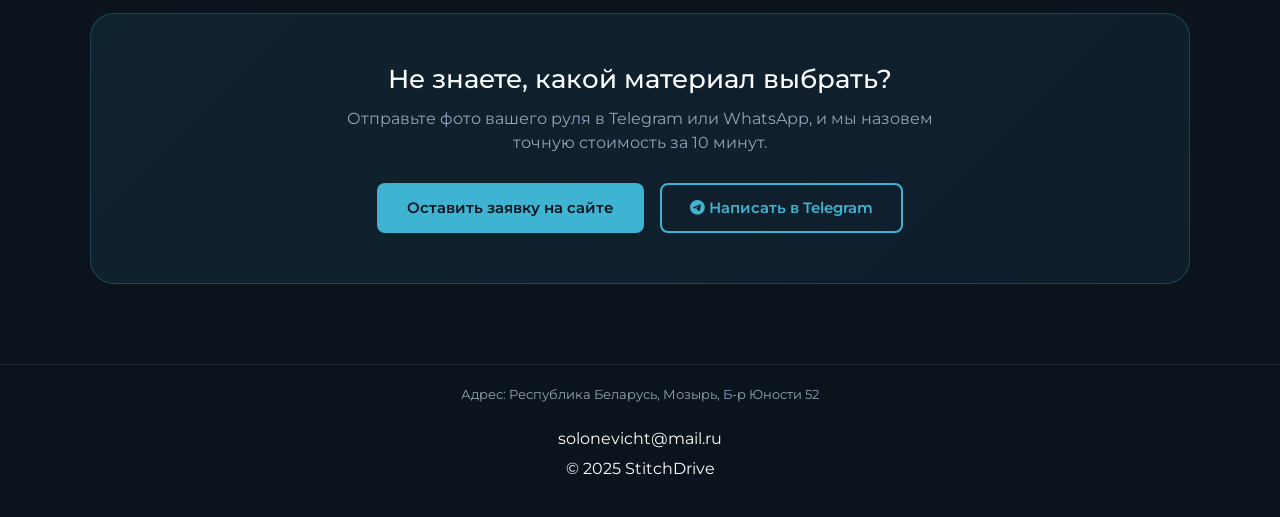
<file: price.html>
<!DOCTYPE html>
<html lang="ru">
<head>
    <meta charset="UTF-8">
    <meta name="viewport" content="width=device-width, initial-scale=1">
    <title>Цены | StitchDrive</title>
    <link href="https://cdn.jsdelivr.net/npm/bootstrap@5.2.3/dist/css/bootstrap.min.css" rel="stylesheet">
    <link rel="stylesheet" href="style.css">
    <link rel="icon" type="image/png" href="logo/favicon (3).ico">
    <link rel="preconnect" href="https://fonts.googleapis.com">
    <link rel="preconnect" href="https://fonts.gstatic.com" crossorigin>
    <link href="https://fonts.googleapis.com/css2?family=Montserrat:wght@300;400;500;600;700&display=swap" rel="stylesheet">
    <link rel="stylesheet" href="https://cdnjs.cloudflare.com/ajax/libs/font-awesome/6.5.1/css/all.min.css">
</head>
<body>

    <!-- ===== HEADER ===== -->
    <header>
        <div class="contacts-block">
            <div class="header-zone header-zone--left">
                <div class="work-hours">
                    <span class="work-hours__label">Время работы</span>
                    <span class="work-hours__time">Пн-Пт: 09-19.00</span>
                    <span class="work-hours__time">Сб-Вс: 09-17.00</span>
                </div>
            </div>
            <div class="header-divider"></div>
            <div class="header-zone header-zone--center">
                <div class="logo-frame">
                    <img class="logo" src="logo/fullLogo.jpg" alt="Логотип StitchDrive">
                    <span class="logo-slogan">DRIVE AHEAD</span>
                </div>
            </div>
            <div class="header-divider"></div>
            <div class="header-zone header-zone--right">
                <a href="tel:+375445431344" class="phone-pill">
                    <span class="online-dot"></span>
                    <i class="fa-solid fa-phone"></i>
                    <span class="phone-pill__number">+375 44 543-13-44</span>
                </a>
                <div class="social-icons">
                    <a href="#" aria-label="Telegram"><i class="fa-brands fa-telegram"></i></a>
                    <a href="#" aria-label="Viber"><i class="fa-brands fa-viber"></i></a>
                    <a href="#" aria-label="Instagram"><i class="fab fa-instagram"></i></a>
                </div>
            </div>
        </div>
        <div class="marquee">
            <div class="marquee__track">
                <span>Mercedes-Benz</span><span class="marquee__dot">•</span><span>BMW</span><span class="marquee__dot">•</span>
                <span>Audi</span><span class="marquee__dot">•</span><span>Volkswagen</span><span class="marquee__dot">•</span>
                <span>Renault</span><span class="marquee__dot">•</span><span>Hyundai</span><span class="marquee__dot">•</span>
                <span>Kia</span><span class="marquee__dot">•</span><span>Toyota</span><span class="marquee__dot">•</span>
                <!-- Дубль для бесшовности -->
                <span>Mercedes-Benz</span><span class="marquee__dot">•</span><span>BMW</span><span class="marquee__dot">•</span>
                <span>Audi</span><span class="marquee__dot">•</span><span>Volkswagen</span><span class="marquee__dot">•</span>
                <span>Renault</span><span class="marquee__dot">•</span><span>Hyundai</span><span class="marquee__dot">•</span>
                <span>Kia</span><span class="marquee__dot">•</span><span>Toyota</span><span class="marquee__dot">•</span>
            </div>
        </div>
    </header>

    <!-- ===== NAV ===== -->
    <nav>
        <ul class="top-nav">
            <li><a href="index.html">Главная</a></li>
            <li><a href="about.html">О нас</a></li>
            <li><a href="portfolio.html">Портфолио</a></li>
            <li><a href="services.html">Услуги</a></li>
            <li><a href="price.html" class="active">Цены</a></li>
            <li><a href="contacts.html">Контакты</a></li>
        </ul>
    </nav>

    <!-- ===== СТРАНИЦА ЦЕН ===== -->
    <main class="pricing-page container">
        
        <div class="pricing-header">
            <span class="page-hero__badge">Прозрачные условия</span>
            <h1>Стоимость <span class="text-accent">перетяжки</span></h1>
            <p class="page-hero__text">
                Мы понимаем, что каждый автомобиль уникален. Итоговая цена зависит от марки авто, 
                сложности демонтажа и выбранного материала. Ниже указаны базовые тарифы «под ключ».
            </p>
        </div>

        <!-- Сетка тарифов -->
        <div class="pricing-grid">
            
            <!-- Тариф 1: Экокожа -->
            <div class="price-card">
                <div class="price-card__image">
                    <img src="img/audi.jpg" alt="Перешивка руля экокожей">
                </div>
                <div class="price-card__body">
                    <h3 class="price-card__title">Экокожа</h3>
                    <div class="price-card__price">от 250 BYN</div>
                    <p class="price-card__desc">Оптимальное соотношение цены, износостойкости и простоты в уходе.</p>
                    <ul class="price-features">
                        <li><i class="fas fa-check"></i> Устойчивость к истиранию</li>
                        <li><i class="fas fa-check"></i> Любой цвет и контрастная строчка</li>
                        <li><i class="fas fa-check"></i> Срок выполнения: 1-2 дня</li>
                        <li><i class="fas fa-check"></i> Гарантия 12 месяцев</li>
                    </ul>
                    <a href="callback.html" class="btn btn--outline btn--full">Рассчитать точно</a>
                </div>
            </div>

            <!-- Тариф 2: Алькантара (Популярный) -->
            <div class="price-card price-card--popular">
                <div class="price-card__badge">Популярный выбор</div>
                <div class="price-card__image">
                    <img src="img/alcantara.jpg" alt="Перешивка руля алькантарой">
                </div>
                <div class="price-card__body">
                    <h3 class="price-card__title">Алькантара</h3>
                    <div class="price-card__price">от 350 BYN</div>
                    <p class="price-card__desc">Премиальный матовый материал, который не скользит в руках и выглядит дорого.</p>
                    <ul class="price-features">
                        <li><i class="fas fa-check"></i> Эффект «замши», приятный на ощупь</li>
                        <li><i class="fas fa-check"></i> Не выгорает на солнце</li>
                        <li><i class="fas fa-check"></i> Спортивный хват и эргономика</li>
                        <li><i class="fas fa-check"></i> Гарантия 12 месяцев</li>
                    </ul>
                    <a href="callback.html" class="btn btn--primary btn--full">Рассчитать точно</a>
                </div>
            </div>

            <!-- Тариф 3: Натуральная кожа -->
            <div class="price-card">
                <div class="price-card__image">
                    <img src="img/leather.jpg" alt="Перешивка руля натуральной кожей">
                </div>
                <div class="price-card__body">
                    <h3 class="price-card__title">Натуральная кожа</h3>
                    <div class="price-card__price">от 400 BYN</div>
                    <p class="price-card__desc">Классическая элегантность, максимальная долговечность и статусный вид.</p>
                    <ul class="price-features">
                        <li><i class="fas fa-check"></i> Натуральная кожа высшего сорта</li>
                        <li><i class="fas fa-check"></i> Восстановление геометрии руля</li>
                        <li><i class="fas fa-check"></i> Индивидуальный пошив под модель</li>
                        <li><i class="fas fa-check"></i> Гарантия 12 месяцев</li>
                    </ul>
                    <a href="callback.html" class="btn btn--outline btn--full">Рассчитать точно</a>
                </div>
            </div>

        </div>

        <!-- Блок с дополнительными услугами -->
        <div class="pricing-extras">
            <h3>Что может повлиять на стоимость?</h3>
            <div class="extras-grid">
                <div class="extra-item">
                    <i class="fas fa-tools"></i>
                    <div>
                        <h4>Сложность демонтажа</h4>
                        <p>Некоторые рули требуют снятия подушки безопасности и рулевой рейки.</p>
                    </div>
                </div>
                <div class="extra-item">
                    <i class="fas fa-paint-roller"></i>
                    <div>
                        <h4>Дополнительные вставки</h4>
                        <p>Интеграция карбона, деревянных или алюминиевых элементов.</p>
                    </div>
                </div>
                <div class="extra-item">
                    <i class="fas fa-ruler-combined"></i>
                    <div>
                        <h4>Изменение анатомии</h4>
                        <p>Наращивание спинки руля для более удобного и спортивного хвата.</p>
                    </div>
                </div>
            </div>
        </div>

        <!-- Финальный призыв к действию -->
        <div class="pricing-cta">
            <h3>Не знаете, какой материал выбрать?</h3>
            <p>Отправьте фото вашего руля в Telegram или WhatsApp, и мы назовем точную стоимость за 10 минут.</p>
            <div class="pricing-cta__buttons">
                <a href="callback.html" class="btn btn--primary">Оставить заявку на сайте</a>
                <a href="#" class="btn btn--outline"><i class="fa-brands fa-telegram"></i> Написать в Telegram</a>
            </div>
        </div>

    </main>

    <!-- ===== FOOTER ===== -->
    <footer>
        <p class="footer__address">Адрес: Республика Беларусь, Мозырь, Б-р Юности 52</p>
        <a href="mailto:solonevicht@mail.ru">solonevicht@mail.ru</a>
        <p>© 2025 StitchDrive</p>
    </footer>

    <script src="script.js"></script>
</body>
</html>
</file>
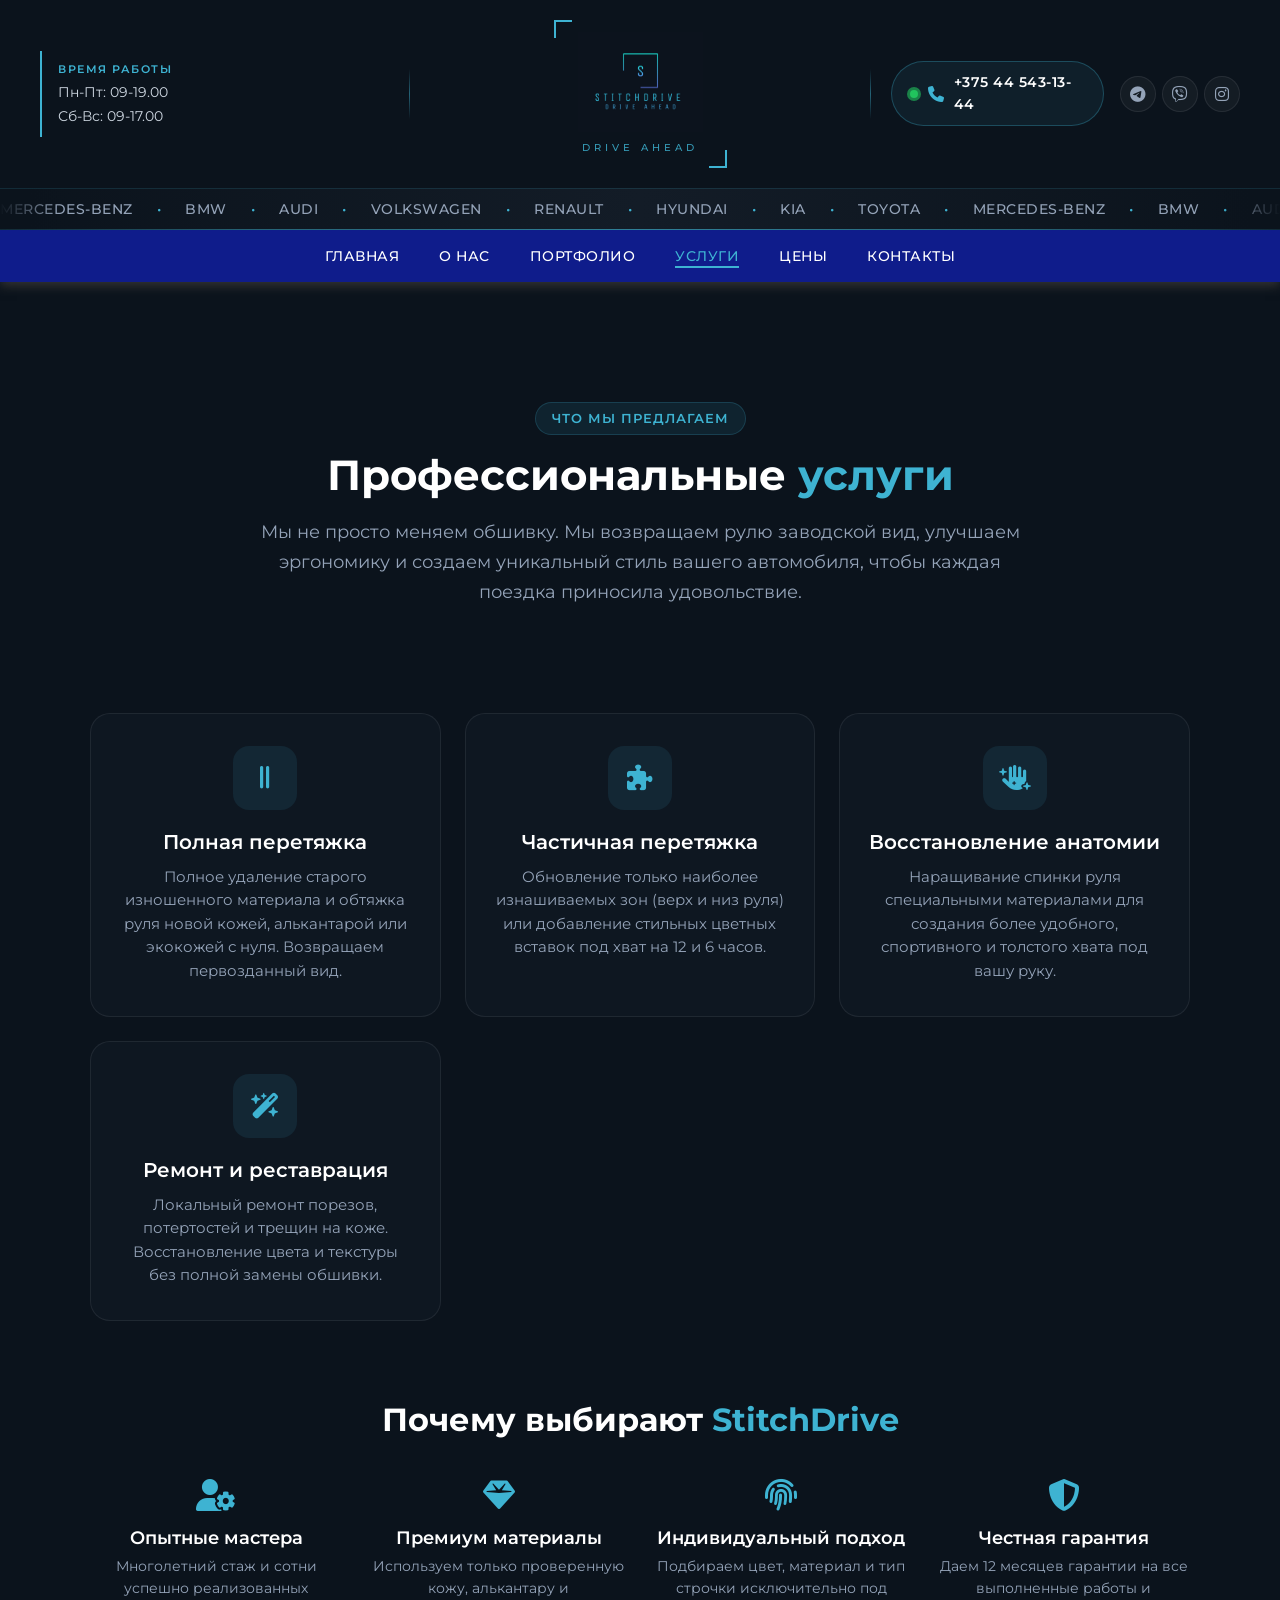
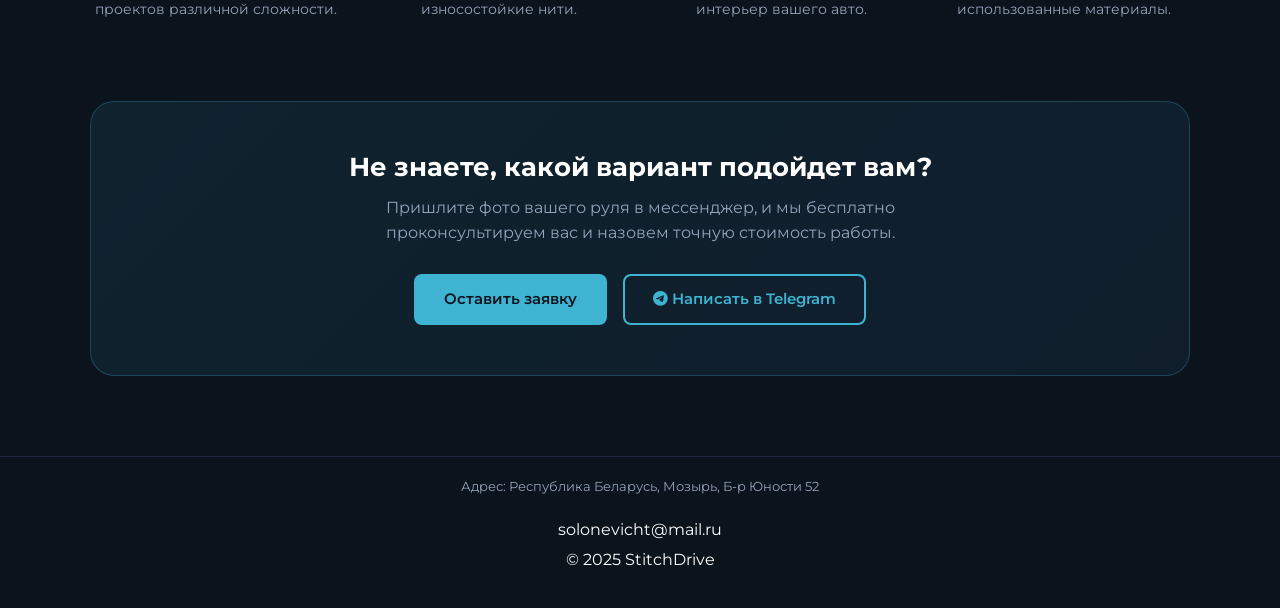
<file: services.html>
<!DOCTYPE html>
<html lang="ru">
<head>
    <meta charset="UTF-8">
    <meta name="viewport" content="width=device-width, initial-scale=1">
    <title>Услуги | StitchDrive</title>
    <link href="https://cdn.jsdelivr.net/npm/bootstrap@5.2.3/dist/css/bootstrap.min.css" rel="stylesheet">
    <link rel="stylesheet" href="style.css">
    <link rel="icon" type="image/png" href="logo/favicon (3).ico">
    <link rel="preconnect" href="https://fonts.googleapis.com">
    <link rel="preconnect" href="https://fonts.gstatic.com" crossorigin>
    <link href="https://fonts.googleapis.com/css2?family=Montserrat:wght@300;400;500;600;700&display=swap" rel="stylesheet">
    <!-- Важно: используем актуальную версию иконок -->
    <link rel="stylesheet" href="https://cdnjs.cloudflare.com/ajax/libs/font-awesome/6.5.1/css/all.min.css">
</head>
<body>

    <!-- ===== HEADER ===== -->
    <header>
        <div class="contacts-block">
            <div class="header-zone header-zone--left">
                <div class="work-hours">
                    <span class="work-hours__label">Время работы</span>
                    <span class="work-hours__time">Пн-Пт: 09-19.00</span>
                    <span class="work-hours__time">Сб-Вс: 09-17.00</span>
                </div>
            </div>
            <div class="header-divider"></div>
            <div class="header-zone header-zone--center">
                <div class="logo-frame">
                    <img class="logo" src="logo/fullLogo.jpg" alt="Логотип StitchDrive">
                    <span class="logo-slogan">DRIVE AHEAD</span>
                </div>
            </div>
            <div class="header-divider"></div>
            <div class="header-zone header-zone--right">
                <a href="tel:+375445431344" class="phone-pill">
                    <span class="online-dot"></span>
                    <i class="fa-solid fa-phone"></i>
                    <span class="phone-pill__number">+375 44 543-13-44</span>
                </a>
                <div class="social-icons">
                    <a href="#" aria-label="Telegram"><i class="fa-brands fa-telegram"></i></a>
                    <a href="#" aria-label="Viber"><i class="fa-brands fa-viber"></i></a>
                    <a href="#" aria-label="Instagram"><i class="fab fa-instagram"></i></a>
                </div>
            </div>
        </div>
        <div class="marquee">
            <div class="marquee__track">
                <span>Mercedes-Benz</span><span class="marquee__dot">•</span><span>BMW</span><span class="marquee__dot">•</span>
                <span>Audi</span><span class="marquee__dot">•</span><span>Volkswagen</span><span class="marquee__dot">•</span>
                <span>Renault</span><span class="marquee__dot">•</span><span>Hyundai</span><span class="marquee__dot">•</span>
                <span>Kia</span><span class="marquee__dot">•</span><span>Toyota</span><span class="marquee__dot">•</span>
                <!-- Дубль для бесшовности -->
                <span>Mercedes-Benz</span><span class="marquee__dot">•</span><span>BMW</span><span class="marquee__dot">•</span>
                <span>Audi</span><span class="marquee__dot">•</span><span>Volkswagen</span><span class="marquee__dot">•</span>
                <span>Renault</span><span class="marquee__dot">•</span><span>Hyundai</span><span class="marquee__dot">•</span>
                <span>Kia</span><span class="marquee__dot">•</span><span>Toyota</span><span class="marquee__dot">•</span>
            </div>
        </div>
    </header>

    <!-- ===== NAV ===== -->
    <nav>
        <ul class="top-nav">
            <li><a href="index.html">Главная</a></li>
            <li><a href="about.html">О нас</a></li>
            <li><a href="portfolio.html">Портфолио</a></li>
            <li><a href="services.html" class="active">Услуги</a></li>
            <li><a href="price.html">Цены</a></li>
            <li><a href="contacts.html">Контакты</a></li>
        </ul>
    </nav>

    <!-- ===== СТРАНИЦА УСЛУГ ===== -->
    <main class="services-page container">
        
        <!-- Заголовок страницы -->
        <div class="page-hero">
            <span class="page-hero__badge">Что мы предлагаем</span>
            <h1>Профессиональные <span class="text-accent">услуги</span></h1>
            <p class="page-hero__text">
                Мы не просто меняем обшивку. Мы возвращаем рулю заводской вид, улучшаем эргономику 
                и создаем уникальный стиль вашего автомобиля, чтобы каждая поездка приносила удовольствие.
            </p>
        </div>

        <!-- Сетка услуг (Карточки) -->
        <div class="services-grid">
            <div class="service-card">
                <div class="service-card__icon"><i class="fas fa-grip-lines-vertical"></i></div>
                <h3>Полная перетяжка</h3>
                <p>Полное удаление старого изношенного материала и обтяжка руля новой кожей, алькантарой или экокожей с нуля. Возвращаем первозданный вид.</p>
            </div>
            <div class="service-card">
                <div class="service-card__icon"><i class="fas fa-puzzle-piece"></i></div>
                <h3>Частичная перетяжка</h3>
                <p>Обновление только наиболее изнашиваемых зон (верх и низ руля) или добавление стильных цветных вставок под хват на 12 и 6 часов.</p>
            </div>
            <div class="service-card">
                <div class="service-card__icon"><i class="fas fa-hand-sparkles"></i></div>
                <h3>Восстановление анатомии</h3>
                <p>Наращивание спинки руля специальными материалами для создания более удобного, спортивного и толстого хвата под вашу руку.</p>
            </div>
            <div class="service-card">
                <div class="service-card__icon"><i class="fas fa-wand-magic-sparkles"></i></div>
                <h3>Ремонт и реставрация</h3>
                <p>Локальный ремонт порезов, потертостей и трещин на коже. Восстановление цвета и текстуры без полной замены обшивки.</p>
            </div>
        </div>

        <!-- Блок "Почему мы" -->
        <section class="services-why">
            <h2 class="section-title">Почему выбирают <span class="text-accent">StitchDrive</span></h2>
            <div class="why-grid">
                <div class="why-item">
                    <i class="fas fa-user-gear"></i>
                    <h4>Опытные мастера</h4>
                    <p>Многолетний стаж и сотни успешно реализованных проектов различной сложности.</p>
                </div>
                <div class="why-item">
                    <i class="fas fa-gem"></i>
                    <h4>Премиум материалы</h4>
                    <p>Используем только проверенную кожу, алькантару и износостойкие нити.</p>
                </div>
                <div class="why-item">
                    <i class="fas fa-fingerprint"></i>
                    <h4>Индивидуальный подход</h4>
                    <p>Подбираем цвет, материал и тип строчки исключительно под интерьер вашего авто.</p>
                </div>
                <div class="why-item">
                    <i class="fas fa-shield-halved"></i>
                    <h4>Честная гарантия</h4>
                    <p>Даем 12 месяцев гарантии на все выполненные работы и использованные материалы.</p>
                </div>
            </div>
        </section>

        <!-- Финальный призыв к действию -->
        <section class="services-cta">
            <div class="cta-content">
                <h3>Не знаете, какой вариант подойдет вам?</h3>
                <p>Пришлите фото вашего руля в мессенджер, и мы бесплатно проконсультируем вас и назовем точную стоимость работы.</p>
                <div class="cta-buttons">
                    <a href="callback.html" class="btn btn--primary">Оставить заявку</a>
                    <a href="#" class="btn btn--outline"><i class="fa-brands fa-telegram"></i> Написать в Telegram</a>
                </div>
            </div>
        </section>

    </main>

    <!-- ===== FOOTER ===== -->
    <footer>
        <p class="footer__address">Адрес: Республика Беларусь, Мозырь, Б-р Юности 52</p>
        <a href="mailto:solonevicht@mail.ru">solonevicht@mail.ru</a>
        <p>© 2025 StitchDrive</p>
    </footer>

    <script src="script.js"></script>
</body>
</html>
</file>
<file: style.css>
/* ===== БАЗА ===== */
html { scroll-behavior: smooth; }
body {
  margin: 0;
  font-family: Montserrat, arial, sans-serif;
  background-color: #0b131c;
  color: #ffffff;
  line-height: 1.5;
}
a { text-decoration: none; color: inherit; }
img { max-width: 100%; }
.text-accent { color: #3EB3D2; }

/* общий контейнер для страниц без hero */
.page { max-width: 1100px; margin: 0 auto; padding: 40px 20px; }
.page h1, .page h2 { text-align: center; margin-bottom: 20px; }
.page h2 { color: #3EB3D2; }
.page p  { margin-bottom: 12px; }

/* ===== КНОПКИ ===== */
.btn {
  display: inline-block;
  padding: 12px 28px;
  border-radius: 8px;
  font-weight: 600;
  border: 2px solid transparent;
  transition: all .3s ease;
  font-size: .95rem;
  cursor: pointer;
}
.btn--primary { background: #3EB3D2; color: #0b131c; }
.btn--primary:hover { background: #2C5C8C; color: #fff; transform: translateY(-2px); }
.btn--outline { border-color: #3EB3D2; color: #3EB3D2; }
.btn--outline:hover { background: #3EB3D2; color: #0b131c; }

/* ===== ШАПКА ===== */

header { 
  width: 100%; 
  background-color: #0b131c; 
  color: #fff;
  position: relative;
}

/* Тонкая градиентная линия снизу шапки */
header::after {
  content: '';
  position: absolute;
  bottom: 0; left: 0;
  width: 100%;
  height: 1px;
  background: linear-gradient(90deg, 
    transparent 0%, 
    rgba(62,179,210,.4) 20%, 
    rgba(62,179,210,.6) 50%, 
    rgba(62,179,210,.4) 80%, 
    transparent 100%
  );
}

.contacts-block {
  width: 100%;
  min-height: 130px;
  display: flex;
  flex-wrap: nowrap;
  justify-content: space-between;
  align-items: center;
  gap: 20px;
  padding: 20px 40px;
}

/* Три зоны шапки */
.header-zone {
  display: flex;
  align-items: center;
}
.header-zone--left  { flex: 1; justify-content: flex-start; }
.header-zone--center { flex: 1.2; justify-content: center; }
.header-zone--right { flex: 1; justify-content: flex-end; gap: 16px; }

/* ===== Время работы в плашке ===== */
.work-hours {
  display: flex;
  flex-direction: column;
  gap: 4px;
  padding: 10px 16px;
  border-left: 2px solid #3EB3D2; /* акцентная полоска слева */
}
.work-hours__label {
  font-size: .7rem;
  text-transform: uppercase;
  letter-spacing: 1.5px;
  color: #3EB3D2;
  font-weight: 600;
}
.work-hours__time {
  font-size: .85rem;
  color: #cdd6e0;
}

/* ===== Декоративные разделители ===== */
.header-divider {
  width: 1px;
  height: 50px;
  background: linear-gradient(180deg, 
    transparent 0%, 
    rgba(62,179,210,.5) 50%, 
    transparent 100%
  );
  flex-shrink: 0;
}

/* ===== Логотип в рамке ===== */
.logo-frame {
  position: relative;
  padding: 12px 24px;
  display: flex;
  flex-direction: column;
  align-items: center;
  gap: 8px;
}

/* Декоративные уголки вокруг логотипа (HUD-стиль) */
.logo-frame::before,
.logo-frame::after {
  content: '';
  position: absolute;
  width: 18px;
  height: 18px;
  border-color: #3EB3D2;
  border-style: solid;
  border-width: 0;
  transition: all .4s ease;
}
.logo-frame::before {
  top: 0; left: 0;
  border-top-width: 2px;
  border-left-width: 2px;
}
.logo-frame::after {
  bottom: 0; right: 0;
  border-bottom-width: 2px;
  border-right-width: 2px;
}
.logo-frame:hover::before,
.logo-frame:hover::after {
  width: 24px;
  height: 24px;
  border-color: #73d3e6;
}

.logo { 
  height: 100px; 
  display: block;
  transition: transform .3s ease;
}
.logo-frame:hover .logo {
  transform: scale(1.03);
}

.logo-slogan {
  font-size: .65rem;
  letter-spacing: 4px;
  color: #3EB3D2;
  font-weight: 500;
  text-transform: uppercase;
  opacity: .85;
}

/* ===== Телефон в пилюле ===== */
.phone-pill {
  display: flex;
  align-items: center;
  gap: 10px;
  padding: 10px 18px;
  background: rgba(62,179,210,.08);
  border: 1px solid rgba(62,179,210,.3);
  border-radius: 999px;
  transition: all .3s ease;
  text-decoration: none;
}
.phone-pill:hover {
  background: rgba(62,179,210,.15);
  border-color: rgba(62,179,210,.6);
  transform: translateY(-2px);
  box-shadow: 0 6px 20px rgba(62,179,210,.2);
}
.phone-pill i {
  color: #3EB3D2;
  font-size: 1rem;
}
.phone-pill__number {
  color: #fff;
  font-size: .9rem;
  font-weight: 600;
  letter-spacing: .5px;
}

/* Пульсирующая точка внутри пилюли */
.online-dot {
  width: 8px;
  height: 8px;
  background-color: #22c55e;
  border-radius: 50%;
  position: relative;
  flex-shrink: 0;
}
.online-dot::before {
  content: '';
  position: absolute;
  inset: -3px;
  border-radius: 50%;
  background-color: #22c55e;
  opacity: .6;
  animation: pulse 1.8s ease-out infinite;
}
@keyframes pulse {
  0%   { transform: scale(.6); opacity: .8; }
  100% { transform: scale(2.2); opacity: 0; }
}

/* ===== Иконки соцсетей ===== */

.social-icons { 
  display: flex; 
  align-items: center; 
  gap: 6px;
}
.social-icons a {
  width: 36px;
  height: 36px;
  display: flex;
  align-items: center;
  justify-content: center;
  border-radius: 50%;
  background: rgba(255,255,255,.04);
  border: 1px solid rgba(255,255,255,.08);
  color: #94a3b8;
  font-size: 1rem;
  transition: all .25s ease;
}
.social-icons a:hover {
  background: #3EB3D2;
  border-color: #3EB3D2;
  color: #0b131c;
  transform: translateY(-3px);
}

/* ===== АДАПТИВ ===== */
@media (max-width: 992px) {
  .contacts-block {
    flex-wrap: wrap;
    padding: 20px;
    gap: 16px;
  }
  .header-divider { display: none; }
  .header-zone--left,
  .header-zone--center,
  .header-zone--right {
    flex: 1 1 100%;
    justify-content: center;
  }
  .work-hours {
    flex-direction: row;
    gap: 12px;
    border-left: none;
    border-bottom: 2px solid #3EB3D2;
    padding: 8px 16px;
  }
}

@media (max-width: 768px) {
  .logo { height: 80px; }
  .logo-slogan { font-size: .6rem; letter-spacing: 3px; }
  .phone-pill { padding: 8px 14px; }
  .phone-pill__number { font-size: .85rem; }
}
/* ===== МЕНЮ ===== */
.top-nav {
  background-color: #0f1c8b; width: 100%;
  display: flex; justify-content: center; align-items: center;
  gap: 40px; list-style: none; margin: 0; padding: 14px 20px;
  box-shadow: 0 4px 10px #333;
}
.top-nav a {
  color: #fff; font-weight: 500;
  text-transform: uppercase; font-size: .85rem; letter-spacing: .5px;
  position: relative; padding-bottom: 4px;
}
.top-nav a::after {
  content: ''; position: absolute; left: 0; bottom: 0;
  width: 0; height: 2px; background: #3EB3D2; transition: width .25s ease;
}
.top-nav a:hover { color: #3EB3D2; }
.top-nav a:hover::after { width: 100%; }


/* ===== HERO ===== */

/* ===== HERO ===== */
.hero {
  display: grid;
  grid-template-columns: 1.1fr 1fr;
  height: 640px;
  position: relative;
  overflow: hidden;
  /* ← фон hero = фон фото: тёмный + голубое свечение слева */
  background:
    radial-gradient(ellipse at 25% 70%, rgba(62,179,210,.12), transparent 55%),
    #0b131c;
}

.hero__media {
  position: relative;
  overflow: hidden;
  min-height: 0;
  background: transparent;        /* ← фон берём от .hero, чтобы не было шва */
}

.hero__media img {
  position: absolute;
  inset: 0;
  width: 100%;
  height: 100%;
  object-fit: cover;
  object-position: center 70%;    /* ← чуть отдалить: 70% вместо 78% */
  display: block;
}

.hero__overlay {
  position: absolute;
  inset: 0;
  /* ← плавное затемнение к правому краю, чтобы карточка читалась */
  background: linear-gradient(90deg,
    rgba(11,19,28,.35) 0%,
    rgba(11,19,28,.15) 35%,
    rgba(11,19,28,.85) 100%);
}

/* ===== ЧИПЫ МАТЕРИАЛОВ НА ФОТО ===== */
.hero__materials-overlay {
  position: absolute;
  top: 50%;
  left: 50%;
  transform: translate(-50%, -50%);
  width: 580px;            /* ← ровно столько, чтобы влезло 3 чипа */
  max-width: 90%;
  display: flex;
  flex-wrap: wrap;
  justify-content: center;
  gap: 12px;
  z-index: 20;
  pointer-events: auto;
}
.mat-chip-overlay {
  background: rgba(11, 19, 28, 0.7);
  backdrop-filter: blur(12px);
  -webkit-backdrop-filter: blur(12px);
  border: 1px solid rgba(255, 255, 255, 0.2);
  color: #e2e8f0;
  padding: 10px 20px;
  border-radius: 999px;
  font-size: 0.85rem;
  font-weight: 500;
  cursor: pointer;
  transition: all 0.3s cubic-bezier(0.4, 0, 0.2, 1);
  font-family: inherit;
  display: flex;
  align-items: center;
  gap: 8px;
}

.mat-chip-overlay i {
  font-size: 0.8rem;
  opacity: 0.5;
  transition: all 0.3s ease;
}

.mat-chip-overlay:hover {
  background: rgba(11, 19, 28, 0.9);
  border-color: rgba(255, 255, 255, 0.4);
  transform: translateY(-3px);
  box-shadow: 0 4px 12px rgba(0,0,0,0.3);
}

.mat-chip-overlay.is-active {
  background: var(--active-color, #3EB3D2);
  border-color: var(--active-color, #3EB3D2);
  color: #0b131c;
  font-weight: 600;
  box-shadow: 0 0 20px rgba(255, 255, 255, 0.15), 0 8px 16px rgba(0,0,0,0.4);
}

.mat-chip-overlay.is-active i {
  opacity: 1;
  color: #0b131c;
}

/* ===== КАРТОЧКА Справа ===== */
.hero__card {
  margin: 30px 30px 30px 0;
  padding: 34px 30px;
  background: rgba(19,28,39,.55);
  backdrop-filter: blur(12px);
  -webkit-backdrop-filter: blur(12px);
  border: none;
  border-radius: 16px;
  align-self: center;
  text-align: center;
  position: relative;
  --accent: #3EB3D2;
}

.hero__serial {
  position: absolute;
  top: 14px;
  right: 18px;
  font-family: 'Courier New', monospace;
  font-size: .68rem;
  letter-spacing: 1.5px;
  color: rgba(255,255,255,.3);
  text-transform: uppercase;
  pointer-events: none;
}

.hero__title { font-size: 2.4rem; font-weight: 700; margin-bottom: 14px; }
.hero__text  { color: #cdd6e0; margin-bottom: 24px; }

.hero__mat-note {
  display: block;
  margin-top: 10px;
  color: var(--accent);
  font-size: .88rem;
  transition: color .3s ease, opacity .3s ease;
  opacity: 1;
}

.hero__features {
  list-style: none;
  margin: 0 0 26px;
  padding: 0;
  display: flex;
  flex-direction: column;
  align-items: center;
  gap: 14px;
}

.hero__features li {
  display: flex;
  flex-direction: column;
  align-items: center;
  padding: 12px 16px;
  border-bottom: 1px solid rgba(255,255,255,.06);
  width: 100%;
  max-width: 320px;
}

.hero__features li:last-child { border-bottom: none; }

.hero__features i {
  color: var(--accent);
  font-size: 1.6rem;
  margin-bottom: 6px;
  transition: color .3s ease;
}

.hero__features strong { display: inline; font-weight: 600; }
.hero__features span   { color: #94a3b8; font-size: .9rem; }

.hero__card .btn--primary {
  background: var(--accent);
  color: #0b131c;
  transition: background .3s ease, transform .2s ease;
}
.hero__card .btn--primary:hover { filter: brightness(1.1); transform: translateY(-2px); }

/* ===== TRUST BAR ===== */
.trust-bar {
  display: flex;
  justify-content: center;
  align-items: center;
  gap: 60px;
  flex-wrap: wrap;
  padding: 40px 20px;
  background: #070c12;
  border-top: 1px solid #1e293b;
  border-bottom: 1px solid #1e293b;
}
.trust-bar__item { text-align: center; }
.trust-bar__num { display: block; font-size: 1.8rem; font-weight: 700; color: #3EB3D2; }
.trust-bar__label { font-size: .85rem; color: #94a3b8; text-transform: uppercase; letter-spacing: .5px; }



/* ===== ABOUT PREVIEW ===== */
.about-preview { padding: 60px 20px; }
.about-preview__inner {
  max-width: 800px; margin: 0 auto; text-align: center;
}
.about-preview h2 { font-size: 2rem; margin-bottom: 16px; }
.about-preview p { color: #cdd6e0; margin-bottom: 24px; }

/* ===== КОНТАКТЫ ===== */
.pagecontact { padding: 20px; }
.pagecontact h2 { text-align: center; font-size: large; }
.anime { display: flex; justify-content: center; align-items: center; width: 600px; height: 208px; margin: 0 auto 20px; }
.pagecontact .container { display: grid; grid-template-columns: 1fr 1fr; gap: 20px; }
.pagecontact .column { padding: 20px; border: 1px solid #ccc; }
.googlecard { display: flex; justify-content: center; align-items: flex-start; margin-top: 20px; }
.googlecard iframe { max-width: 100%; }

/* ===== ФУТЕР ===== */
footer {
  background-color: #0b131c; color: #fff;
  display: flex; flex-direction: column; align-items: center; gap: 6px;
  text-align: center; padding: 20px; border-top: 1px solid #1e293b;
}
.footer__address { font-size: 13px; color: #94a3b8; }

/* ===== АДАПТИВ ===== */
@media (max-width: 992px) {
  .hero { grid-template-columns: 1fr; }
  .hero__media { min-height: 320px; }
  .hero__card { margin: 0 20px 20px; }
  .hero__overlay { background: linear-gradient(180deg, rgba(11,19,28,0) 50%, rgba(11,19,28,.85) 100%); }
  .pagecontact .container { grid-template-columns: 1fr; }
}
@media (max-width: 768px) {
  .top-nav { gap: 15px; flex-wrap: wrap; }
  .contacts-block { justify-content: center; text-align: center; }
  .header-right { gap: 12px; }
  .logo { height: 90px; }
  .anime { width: 100%; }
  .hero__title { font-size: 1.8rem; }
  .trust-bar { gap: 30px; }
}
/* ===== Пульсирующая точка "Онлайн" ===== */
.phone-block {
  position: relative;
  display: flex;
  align-items: center;
  gap: 6px;
}

.online-dot {
  width: 8px;
  height: 8px;
  background-color: #22c55e;
  border-radius: 50%;
  display: inline-block;
  position: relative;
}

.online-dot::before {
  content: '';
  position: absolute;
  inset: -3px;
  border-radius: 50%;
  background-color: #22c55e;
  opacity: .6;
  animation: pulse 1.8s ease-out infinite;
}

@keyframes pulse {
  0%   { transform: scale(.6); opacity: .8; }
  100% { transform: scale(2.2); opacity: 0; }
}

/* ===== Бегущая строка ===== */
.marquee {
  width: 100%;
  overflow: hidden;
  background: linear-gradient(90deg, #0b131c, #131c27, #0b131c);
  border-top: 1px solid rgba(62,179,210,.15);
  border-bottom: 1px solid rgba(62,179,210,.15);
  padding: 10px 0;
  position: relative;
}

/* Градиентные "шторки" по краям для плавного исчезновения */
.marquee::before,
.marquee::after {
  content: '';
  position: absolute;
  top: 0; bottom: 0;
  width: 60px;
  z-index: 2;
  pointer-events: none;
}
.marquee::before {
  left: 0;
  background: linear-gradient(90deg, #0b131c, transparent);
}
.marquee::after {
  right: 0;
  background: linear-gradient(270deg, #0b131c, transparent);
}

.marquee__track {
  display: flex;
  gap: 24px;
  align-items: center;
  white-space: nowrap;
  animation: scroll 28s linear infinite;
  width: max-content;
}

.marquee__track span {
  color: #94a3b8;
  font-size: .85rem;
  font-weight: 500;
  letter-spacing: .5px;
  text-transform: uppercase;
}

.marquee__dot {
  color: #3EB3D2 !important;
  font-size: 1rem;
}

.marquee__track:hover {
  animation-play-state: paused; /* останавливается при наведении */
}

@keyframes scroll {
  0%   { transform: translateX(0); }
  100% { transform: translateX(-50%); }
}

/* На мобильном бегущая строка медленнее */
@media (max-width: 768px) {
  .marquee__track { animation-duration: 20s; }
}
/* ===== ДОРОГА МЕЖДУ СЕКЦИЯМИ ===== */
.hero__road {
  position: relative;            /* ← обычный блок в потоке, не absolute */
  width: 100%;
  height: 56px;
  background: #070c12;
  overflow: hidden;
  z-index: 1;
  pointer-events: none;
  border-top: 1px solid rgba(62,179,210,.12);
  border-bottom: 1px solid rgba(62,179,210,.12);
}

.road__line {
  position: absolute;
  top: 50%;
  left: 0;
  width: 100%;
  height: 2px;
  background: repeating-linear-gradient(
    90deg,
    rgba(255,255,255,.2) 0,
    rgba(255,255,255,.2) 20px,
    transparent 20px,
    transparent 40px
  );
  transform: translateY(-50%);
}

.car {
  position: absolute;
  top: 50%;
  left: -300px;
  transform: translateY(-50%);
  animation:
    drive 8s linear infinite,
    bump .4s ease-in-out infinite alternate;
  z-index: 2;
  pointer-events: auto;
}

.car__img {
  height: 38px;                  /* ← машинка компактная */
  width: auto;
  display: block;
  filter: drop-shadow(0 4px 8px rgba(0,0,0,.8));
}

.car__light {
  position: absolute;
  right: -30px;
  top: 50%;
  width: 45px;
  height: 16px;
  background: radial-gradient(ellipse at left, rgba(255,240,180,.6), transparent 70%);
  transform: translateY(-50%);
  pointer-events: none;
}

@keyframes drive {
  0%   { left: -300px; }
  100% { left: 100%; }
}

@keyframes bump {
  0%   { transform: translateY(-50%) translateY(0); }
  100% { transform: translateY(-50%) translateY(-1.5px); }
}

.hero__road:hover .car {
  animation-play-state: paused;
}

@media (max-width: 768px) {
  .hero__road { height: 44px; }
  .car__img { height: 30px; }
  .car { animation-duration: 10s, .4s; }
}
/* ===== СТРАНИЦА ФОРМЫ ===== */
.form-section {
  min-height: calc(100vh - 300px);
  display: flex;
  align-items: center;
  justify-content: center;
  padding: 60px 20px;
  background:
    radial-gradient(ellipse at top left, rgba(62,179,210,.08), transparent 50%),
    radial-gradient(ellipse at bottom right, rgba(44,92,140,.12), transparent 50%),
    #0b131c;
}

.form-card {
  width: 100%;
  max-width: 540px;            /* ← ключевое: форма больше не растягивается */
  background: rgba(19,28,39,.65);
  backdrop-filter: blur(16px);
  -webkit-backdrop-filter: blur(16px);
  border: 1px solid rgba(62,179,210,.25);
  border-radius: 20px;
  padding: 36px 32px;
  box-shadow: 0 20px 50px rgba(0,0,0,.5);
  position: relative;
  overflow: hidden;
}

/* Тонкая акцентная линия сверху карточки */
.form-card::before {
  content: '';
  position: absolute;
  top: 0; left: 0;
  width: 100%;
  height: 3px;
  background: linear-gradient(90deg, #3EB3D2, #2C5C8C, #3EB3D2);
}

/* Заголовок карточки */
.form-card__header {
  text-align: center;
  margin-bottom: 28px;
}

.form-card__badge {
  display: inline-flex;
  align-items: center;
  gap: 6px;
  background: rgba(62,179,210,.12);
  border: 1px solid rgba(62,179,210,.3);
  color: #3EB3D2;
  padding: 5px 14px;
  border-radius: 999px;
  font-size: .75rem;
  font-weight: 600;
  letter-spacing: .5px;
  text-transform: uppercase;
  margin-bottom: 14px;
}

.form-card__title {
  font-size: 1.8rem;
  font-weight: 700;
  margin-bottom: 10px;
  color: #fff;
}

.form-card__subtitle {
  font-size: .92rem;
  color: #94a3b8;
  line-height: 1.5;
}

/* Поля формы */
.form-field {
  margin-bottom: 18px;
}

.form-field label {
  display: block;
  font-size: .82rem;
  font-weight: 600;
  color: #cdd6e0;
  margin-bottom: 6px;
  letter-spacing: .3px;
}

.form-field .optional {
  font-weight: 400;
  color: #64748b;
  font-size: .75rem;
  margin-left: 6px;
  text-transform: lowercase;
}

.form-field input,
.form-field textarea,
.form-field select {
  width: 100%;
  padding: 13px 16px;
  background: rgba(11,19,28,.6);
  border: 1px solid rgba(255,255,255,.08);
  border-radius: 10px;
  color: #fff;
  font-family: inherit;
  font-size: .95rem;
  transition: all .25s ease;
  outline: none;
}

.form-field textarea {
  resize: vertical;
  min-height: 90px;
}

.form-field input::placeholder,
.form-field textarea::placeholder {
  color: #475569;
}

/* Фокус — акцентная рамка + мягкое свечение */
.form-field input:focus,
.form-field textarea:focus,
.form-field select:focus {
  border-color: #3EB3D2;
  background: rgba(11,19,28,.85);
  box-shadow: 0 0 0 3px rgba(62,179,210,.15);
}

.form-field input:hover,
.form-field textarea:hover,
.form-field select:hover {
  border-color: rgba(255,255,255,.2);
}

/* Стрелка у select */
.form-field select {
  appearance: none;
  -webkit-appearance: none;
  background-image: url("data:image/svg+xml;utf8,<svg xmlns='http://www.w3.org/2000/svg' width='12' height='12' viewBox='0 0 24 24' fill='none' stroke='%233EB3D2' stroke-width='2'><polyline points='6 9 12 15 18 9'/></svg>");
  background-repeat: no-repeat;
  background-position: right 16px center;
  padding-right: 42px;
  cursor: pointer;
}

/* Чекбокс согласия */
.form-check {
  display: flex;
  align-items: flex-start;
  gap: 10px;
  margin: 20px 0 24px;
  font-size: .85rem;
  color: #94a3b8;
}

.form-check input[type="checkbox"] {
  width: 16px;
  height: 16px;
  accent-color: #3EB3D2;
  margin-top: 2px;
  cursor: pointer;
  flex-shrink: 0;
}

.form-check label a {
  color: #3EB3D2;
  text-decoration: underline;
}
.form-check label a:hover { color: #73d3e6; }

/* Кнопка */
.btn--full {
  width: 100%;
  display: flex;
  align-items: center;
  justify-content: center;
  gap: 8px;
  padding: 14px 20px;
  font-size: 1rem;
}
.btn--full i { font-size: .95rem; }

/* Подвал карточки */
.form-card__footer {
  margin-top: 24px;
  padding-top: 20px;
  border-top: 1px solid rgba(255,255,255,.06);
  text-align: center;
}

.form-card__footer p {
  font-size: .78rem;
  color: #64748b;
  margin-bottom: 12px;
}
.form-card__footer p i {
  color: #22c55e;
  margin-right: 6px;
}

.form-back {
  display: inline-flex;
  align-items: center;
  gap: 6px;
  font-size: .85rem;
  color: #94a3b8;
  transition: color .2s;
}
.form-back:hover { color: #3EB3D2; }

/* Адаптив */
@media (max-width: 560px) {
  .form-card {
    padding: 28px 20px;
    border-radius: 16px;
  }
  .form-card__title { font-size: 1.5rem; }
  .form-section { padding: 30px 16px; }
}
/* ===== СТРАНИЦА "О НАС" ===== */
.page-about {
  padding-bottom: 60px;
}

/* Герой страницы */
.page-hero {
  text-align: center;
  padding: 60px 20px 40px;
  max-width: 800px;
  margin: 0 auto;
}
.page-hero__badge {
  display: inline-block;
  background: rgba(62,179,210,.1);
  color: #3EB3D2;
  padding: 6px 16px;
  border-radius: 999px;
  font-size: .8rem;
  font-weight: 600;
  letter-spacing: 1px;
  text-transform: uppercase;
  margin-bottom: 16px;
  border: 1px solid rgba(62,179,210,.2);
}
.page-hero h1 {
  font-size: 2.8rem;
  font-weight: 700;
  margin-bottom: 20px;
  line-height: 1.2;
}
.page-hero__text {
  font-size: 1.1rem;
  color: #94a3b8;
  line-height: 1.7;
}

/* Bento Grid (Сетка карточек) */
.bento-grid {
  display: grid;
  grid-template-columns: 1.5fr 1fr;
  grid-template-rows: auto auto;
  gap: 20px;
  margin-top: 40px;
}

.bento-card {
  background: rgba(19,28,39,.5);
  border: 1px solid rgba(255,255,255,.06);
  border-radius: 20px;
  padding: 32px;
  transition: all .3s ease;
  position: relative;
  overflow: hidden;
}
.bento-card:hover {
  border-color: rgba(62,179,210,.3);
  transform: translateY(-4px);
  background: rgba(19,28,39,.8);
}
.bento-card--large {
  grid-row: span 2; /* Большая карточка занимает 2 строки */
  display: flex;
  flex-direction: column;
  justify-content: center;
}

.bento-card__icon {
  font-size: 2rem;
  color: #3EB3D2;
  margin-bottom: 20px;
  width: 60px;
  height: 60px;
  display: flex;
  align-items: center;
  justify-content: center;
  background: rgba(62,179,210,.1);
  border-radius: 16px;
}
.bento-card h3 {
  font-size: 1.3rem;
  margin-bottom: 12px;
  color: #fff;
}
.bento-card p {
  color: #94a3b8;
  line-height: 1.6;
  font-size: .95rem;
}

/* Мини-портфолио */
.about-portfolio {
  margin-top: 80px;
  text-align: center;
}
.section-header {
  margin-bottom: 40px;
}
.section-header h2 {
  font-size: 2rem;
  margin-bottom: 10px;
}
.section-header p {
  color: #64748b;
}

.portfolio-mini-grid {
  display: grid;
  grid-template-columns: repeat(4, 1fr);
  gap: 16px;
  margin-bottom: 32px;
}
.portfolio-mini__item {
  position: relative;
  border-radius: 16px;
  overflow: hidden;
  aspect-ratio: 4/3;
  cursor: pointer;
}
.portfolio-mini__item img {
  width: 100%;
  height: 100%;
  object-fit: cover;
  transition: transform .4s ease;
}
.portfolio-mini__overlay {
  position: absolute;
  inset: 0;
  background: rgba(11,19,28,.6);
  backdrop-filter: blur(4px);
  display: flex;
  align-items: center;
  justify-content: center;
  opacity: 0;
  transition: opacity .3s ease;
}
.portfolio-mini__overlay i {
  font-size: 1.5rem;
  color: #fff;
}
.portfolio-mini__item:hover img { transform: scale(1.08); }
.portfolio-mini__item:hover .portfolio-mini__overlay { opacity: 1; }

.portfolio-cta .btn--outline {
  padding: 14px 32px;
  font-size: 1rem;
}

/* CTA Блок */
.about-cta {
  margin-top: 80px;
}
.cta-card {
  background: linear-gradient(135deg, rgba(62,179,210,.1), rgba(44,92,140,.15));
  border: 1px solid rgba(62,179,210,.2);
  border-radius: 24px;
  padding: 40px;
  display: flex;
  align-items: center;
  justify-content: space-between;
  gap: 30px;
}
.cta-card__content h3 {
  font-size: 1.6rem;
  margin-bottom: 10px;
}
.cta-card__content p {
  color: #94a3b8;
  max-width: 500px;
}

/* Адаптив для страницы "О нас" */
@media (max-width: 992px) {
  .bento-grid { grid-template-columns: 1fr; }
  .bento-card--large { grid-row: span 1; }
  .portfolio-mini-grid { grid-template-columns: repeat(2, 1fr); }
  .cta-card { flex-direction: column; text-align: center; }
  .cta-card__content p { margin: 0 auto 20px; }
}

@media (max-width: 560px) {
  .page-hero h1 { font-size: 2rem; }
  .portfolio-mini-grid { grid-template-columns: 1fr; }
  .cta-card { padding: 24px; }
}
/* ===== СТРАНИЦА КОНТАКТОВ: АНИМАЦИЯ ДОРОГИ ===== */
.route-section {
  padding: 60px 0 20px;
  text-align: center;
}

.route-hero h1 {
  font-size: 2.6rem;
  font-weight: 700;
  margin-bottom: 16px;
}

/* Сцена */
.route-scene {
  position: relative;
  height: 180px;
  margin: 40px auto 0;
  max-width: 900px;
  overflow: hidden;
}

/* Дорога */
.route-road {
  position: absolute;
  bottom: 30px;
  left: 0;
  width: 100%;
  height: 3px;
  background: rgba(255,255,255,.12);
}

/* Бегущая разметка (пунктир "едет" навстречу машине) */
.route-dashes {
  position: absolute;
  top: -1px; left: 0;
  width: 200%;
  height: 5px;
  background: repeating-linear-gradient(
    90deg,
    #3EB3D2 0, #3EB3D2 30px,
    transparent 30px, transparent 60px
  );
  opacity: .5;
  animation: roadMove 1.2s linear infinite;
}
@keyframes roadMove {
  0%   { transform: translateX(0); }
  100% { transform: translateX(-60px); }
}

/* Машина */
.route-car {
  position: absolute;
  bottom: 34px;
  left: -260px;
  width: 220px;
  animation: arrive 6s cubic-bezier(.25,.8,.3,1) infinite;
  z-index: 2;
}
.route-car img {
  width: 100%;
  display: block;
  filter: drop-shadow(0 10px 20px rgba(0,0,0,.7));
}
/* Фары светят по дороге */
.route-car__light {
  position: absolute;
  right: -60px;
  bottom: 18px;
  width: 90px;
  height: 30px;
  background: radial-gradient(ellipse at left, rgba(255,240,180,.55), transparent 70%);
  filter: blur(2px);
}

/* Машина едет и останавливается у маркера, затем цикл */
@keyframes arrive {
  0%   { left: -260px; }
  55%  { left: 62%; }          /* доехала до маркера */
  60%  { left: 61%; }          /* лёгкий откат при торможении */
  65%  { left: 62%; }          /* встала */
  90%  { left: 62%; opacity: 1; } /* стоит, "паркуется" */
  100% { left: 62%; opacity: 0; } /* плавно исчезает и цикл заново */
}

/* Маркер мастерской */
.route-marker {
  position: absolute;
  bottom: 30px;
  left: 75%;
  transform: translateX(-50%);
  display: flex;
  flex-direction: column;
  align-items: center;
  z-index: 1;
}
.route-marker__pin {
  width: 46px;
  height: 46px;
  background: #3EB3D2;
  color: #0b131c;
  border-radius: 50% 50% 50% 0;
  transform: rotate(-45deg);
  display: flex;
  align-items: center;
  justify-content: center;
  box-shadow: 0 8px 20px rgba(62,179,210,.4);
  animation: markerFlash 6s ease-in-out infinite;
}
.route-marker__pin i {
  transform: rotate(45deg);
  font-size: 1.1rem;
}
/* Пульс под маркером */
.route-marker__pulse {
  position: absolute;
  bottom: -14px;
  width: 60px;
  height: 14px;
  background: radial-gradient(ellipse, rgba(62,179,210,.5), transparent 70%);
  animation: markerFlash 6s ease-in-out infinite;
}
/* Вспышка именно в момент, когда машина приезжает (55-90%) */
@keyframes markerFlash {
  0%, 50%   { filter: brightness(1); opacity: .8; }
  58%, 85%  { filter: brightness(1.6); opacity: 1; }
  100%      { filter: brightness(1); opacity: .8; }
}
.route-marker__label {
  margin-top: 14px;
  font-size: .8rem;
  font-weight: 600;
  letter-spacing: 1.5px;
  text-transform: uppercase;
  color: #3EB3D2;
}

/* ===== КАРТОЧКИ РЕКВИЗИТОВ ===== */
.contacts-grid {
  display: grid;
  grid-template-columns: 1fr 1fr;
  gap: 24px;
  margin-top: 50px;
}
.contact-card {
  background: rgba(19,28,39,.55);
  border: 1px solid rgba(255,255,255,.07);
  border-radius: 20px;
  padding: 32px;
  transition: all .3s ease;
}
.contact-card:hover {
  border-color: rgba(62,179,210,.3);
  transform: translateY(-4px);
}
.contact-card h3 {
  font-size: 1.3rem;
  margin-bottom: 22px;
  display: flex;
  align-items: center;
  gap: 12px;
}
.contact-card h3 i {
  color: #3EB3D2;
  width: 44px;
  height: 44px;
  background: rgba(62,179,210,.1);
  border-radius: 12px;
  display: flex;
  align-items: center;
  justify-content: center;
  font-size: 1.1rem;
}

.info-list { list-style: none; padding: 0; margin: 0; }
.info-list li {
  display: flex;
  justify-content: space-between;
  gap: 16px;
  padding: 11px 0;
  border-bottom: 1px solid rgba(255,255,255,.05);
  font-size: .92rem;
}
.info-list li:last-child { border-bottom: none; }
.info-list span { color: #64748b; flex-shrink: 0; }
.info-list strong { color: #e2e8f0; text-align: right; font-weight: 500; }
.info-list a { color: #3EB3D2; }
.info-list a:hover { color: #73d3e6; }

/* ===== КАРТА В РАМКЕ ===== */
.map-section { margin-top: 50px; }
.map-frame {
  position: relative;
  border-radius: 24px;
  overflow: hidden;
  border: 1px solid rgba(62,179,210,.25);
  box-shadow: 0 20px 50px rgba(0,0,0,.5);
}
.map-frame iframe {
  width: 100%;
  height: 420px;
  border: 0;
  display: block;
  filter: grayscale(20%) contrast(1.05);
}
.map-badge {
  position: absolute;
  top: 16px;
  left: 16px;
  background: rgba(11,19,28,.8);
  backdrop-filter: blur(10px);
  border: 1px solid rgba(62,179,210,.35);
  color: #3EB3D2;
  padding: 10px 18px;
  border-radius: 999px;
  font-size: .85rem;
  font-weight: 600;
  display: flex;
  align-items: center;
  gap: 8px;
}

/* Активный пункт меню */
.top-nav a.active { color: #3EB3D2; }
.top-nav a.active::after { width: 100%; }

/* Адаптив */
@media (max-width: 992px) {
  .contacts-grid { grid-template-columns: 1fr; }
  .route-scene { height: 150px; }
  .route-car { width: 170px; }
  .route-marker { left: 72%; }
}
@media (max-width: 560px) {
  .route-hero h1 { font-size: 1.9rem; }
  .route-scene { height: 120px; }
  .route-car { width: 130px; }
  @keyframes arrive {
    0%   { left: -160px; }
    55%  { left: 55%; }
    60%  { left: 54%; }
    65%  { left: 55%; }
    90%  { left: 55%; opacity: 1; }
    100% { left: 55%; opacity: 0; }
  }
  .map-frame iframe { height: 300px; }
}
/* ===== СТРАНИЦА ПОРТФОЛИО ===== */
.portfolio-page {
  padding: 60px 20px 80px;
}

.portfolio-header {
  text-align: center;
  max-width: 700px;
  margin: 0 auto 40px;
}
.portfolio-header h1 {
  font-size: 2.6rem;
  font-weight: 700;
  margin-bottom: 16px;
}

/* Фильтры */
.portfolio-filter {
  display: flex;
  justify-content: center;
  flex-wrap: wrap;
  gap: 12px;
  margin-bottom: 40px;
}

.filter-btn {
  background: transparent;
  border: 1px solid rgba(255,255,255,.15);
  color: #94a3b8;
  padding: 8px 20px;
  border-radius: 999px;
  font-size: .9rem;
  font-weight: 500;
  cursor: pointer;
  transition: all .3s ease;
  font-family: inherit;
}

.filter-btn:hover {
  border-color: #3EB3D2;
  color: #fff;
}

.filter-btn.is-active {
  background: #3EB3D2;
  border-color: #3EB3D2;
  color: #0b131c;
  font-weight: 600;
}

/* Сетка портфолио */
.portfolio-grid {
  display: grid;
  grid-template-columns: repeat(auto-fill, minmax(320px, 1fr));
  gap: 24px;
  margin-bottom: 60px;
}

.portfolio-item {
  position: relative;
  border-radius: 16px;
  overflow: hidden;
  aspect-ratio: 16 / 10; /* Соотношение сторон как у фото авто */
  cursor: pointer;
  background: #131c27;
  transition: transform .3s ease, box-shadow .3s ease;
}

.portfolio-item img {
  width: 100%;
  height: 100%;
  object-fit: cover;
  transition: transform .5s ease;
}

/* Оверлей при наведении */
.portfolio-overlay {
  position: absolute;
  inset: 0;
  background: linear-gradient(180deg, rgba(11,19,28,0) 0%, rgba(11,19,28,0.85) 100%);
  backdrop-filter: blur(2px);
  display: flex;
  flex-direction: column;
  justify-content: flex-end;
  padding: 24px;
  opacity: 0;
  transition: opacity .3s ease;
}

.portfolio-overlay__category {
  font-size: .75rem;
  text-transform: uppercase;
  letter-spacing: 1px;
  color: #3EB3D2;
  font-weight: 600;
  margin-bottom: 6px;
  transform: translateY(10px);
  transition: transform .3s ease;
}

.portfolio-overlay__title {
  font-size: 1.2rem;
  font-weight: 600;
  color: #fff;
  margin: 0;
  transform: translateY(10px);
  transition: transform .3s ease .05s;
}

.portfolio-overlay__icon {
  position: absolute;
  top: 24px;
  right: 24px;
  width: 40px;
  height: 40px;
  background: rgba(255,255,255,.1);
  border-radius: 50%;
  display: flex;
  align-items: center;
  justify-content: center;
  color: #fff;
  transform: translate(10px, -10px);
  opacity: 0;
  transition: all .3s ease .1s;
}

/* Hover эффекты для карточки */
.portfolio-item:hover {
  transform: translateY(-5px);
  box-shadow: 0 15px 30px rgba(0,0,0,.4);
}
.portfolio-item:hover img {
  transform: scale(1.08);
}
.portfolio-item:hover .portfolio-overlay {
  opacity: 1;
}
.portfolio-item:hover .portfolio-overlay__category,
.portfolio-item:hover .portfolio-overlay__title {
  transform: translateY(0);
}
.portfolio-item:hover .portfolio-overlay__icon {
  transform: translate(0, 0);
  opacity: 1;
  background: #3EB3D2;
  color: #0b131c;
}

/* Скрытие элементов при фильтрации */
.portfolio-item.hidden {
  display: none;
}
.portfolio-item.show {
  animation: fadeIn .4s ease forwards;
}
@keyframes fadeIn {
  from { opacity: 0; transform: scale(0.95); }
  to { opacity: 1; transform: scale(1); }
}

/* CTA внизу портфолио */
.portfolio-cta {
  text-align: center;
  background: rgba(19,28,39,.5);
  border: 1px solid rgba(62,179,210,.2);
  border-radius: 20px;
  padding: 40px 20px;
}
.portfolio-cta h3 { font-size: 1.5rem; margin-bottom: 10px; }
.portfolio-cta p { color: #94a3b8; margin-bottom: 24px; }

/* Адаптив */
@media (max-width: 768px) {
  .portfolio-header h1 { font-size: 2rem; }
  .portfolio-grid { grid-template-columns: 1fr; }
  .portfolio-filter { gap: 8px; }
  .filter-btn { padding: 6px 16px; font-size: .85rem; }
}
/* ===== СТРАНИЦА ЦЕН ===== */
.pricing-page {
  padding: 60px 20px 80px;
}

.pricing-header {
  text-align: center;
  max-width: 700px;
  margin: 0 auto 50px;
}
.pricing-header h1 {
  font-size: 2.6rem;
  font-weight: 700;
  margin-bottom: 16px;
}

/* Сетка тарифов */
.pricing-grid {
  display: grid;
  grid-template-columns: repeat(auto-fit, minmax(300px, 1fr));
  gap: 24px;
  margin-bottom: 60px;
  align-items: stretch; /* Чтобы карточки были одинаковой высоты */
}

/* Карточка цены */
.price-card {
  background: rgba(19,28,39,.55);
  border: 1px solid rgba(255,255,255,.07);
  border-radius: 20px;
  overflow: hidden;
  display: flex;
  flex-direction: column;
  transition: all .3s ease;
  position: relative;
}

.price-card:hover {
  border-color: rgba(62,179,210,.4);
  transform: translateY(-6px);
  box-shadow: 0 20px 40px rgba(0,0,0,.4);
}

/* Бейдж "Популярный выбор" */
.price-card--popular {
  border-color: rgba(62,179,210,.5);
  background: rgba(19,28,39,.8);
}
.price-card__badge {
  position: absolute;
  top: 16px;
  right: 16px;
  background: #3EB3D2;
  color: #0b131c;
  font-size: .75rem;
  font-weight: 700;
  padding: 5px 12px;
  border-radius: 999px;
  text-transform: uppercase;
  letter-spacing: .5px;
  z-index: 2;
}

/* Изображение в карточке */
.price-card__image {
  height: 200px;
  overflow: hidden;
}
.price-card__image img {
  width: 100%;
  height: 100%;
  object-fit: cover;
  transition: transform .4s ease;
}
.price-card:hover .price-card__image img {
  transform: scale(1.05);
}

/* Тело карточки */
.price-card__body {
  padding: 28px;
  display: flex;
  flex-direction: column;
  flex-grow: 1;
}

.price-card__title {
  font-size: 1.4rem;
  font-weight: 700;
  margin-bottom: 8px;
}

.price-card__price {
  font-size: 2rem;
  font-weight: 700;
  color: #3EB3D2;
  margin-bottom: 12px;
}

.price-card__desc {
  font-size: .9rem;
  color: #94a3b8;
  margin-bottom: 20px;
  line-height: 1.5;
}

/* Список преимуществ */
.price-features {
  list-style: none;
  padding: 0;
  margin: 0 0 24px;
  flex-grow: 1; /* Толкает кнопку вниз */
}
.price-features li {
  display: flex;
  align-items: flex-start;
  gap: 10px;
  margin-bottom: 10px;
  font-size: .9rem;
  color: #cdd6e0;
}
.price-features li i {
  color: #22c55e; /* Зеленая галочка */
  margin-top: 3px;
  flex-shrink: 0;
}

/* Кнопка на всю ширину */
.btn--full {
  width: 100%;
  text-align: center;
  justify-content: center;
}

/* Блок дополнительных услуг */
.pricing-extras {
  background: rgba(11,19,28,.5);
  border: 1px solid rgba(255,255,255,.06);
  border-radius: 20px;
  padding: 40px;
  margin-bottom: 60px;
}
.pricing-extras h3 {
  text-align: center;
  font-size: 1.5rem;
  margin-bottom: 30px;
}
.extras-grid {
  display: grid;
  grid-template-columns: repeat(auto-fit, minmax(250px, 1fr));
  gap: 24px;
}
.extra-item {
  display: flex;
  gap: 16px;
  align-items: flex-start;
}
.extra-item i {
  font-size: 1.5rem;
  color: #3EB3D2;
  background: rgba(62,179,210,.1);
  width: 50px;
  height: 50px;
  display: flex;
  align-items: center;
  justify-content: center;
  border-radius: 12px;
  flex-shrink: 0;
}
.extra-item h4 {
  font-size: 1.05rem;
  margin-bottom: 6px;
}
.extra-item p {
  font-size: .88rem;
  color: #94a3b8;
  line-height: 1.5;
  margin: 0;
}

/* Финальный CTA */
.pricing-cta {
  text-align: center;
  background: linear-gradient(135deg, rgba(62,179,210,.1), rgba(44,92,140,.15));
  border: 1px solid rgba(62,179,210,.25);
  border-radius: 24px;
  padding: 50px 20px;
}
.pricing-cta h3 { font-size: 1.6rem; margin-bottom: 12px; }
.pricing-cta p { color: #94a3b8; margin-bottom: 28px; max-width: 600px; margin-left: auto; margin-right: auto; }
.pricing-cta__buttons {
  display: flex;
  justify-content: center;
  gap: 16px;
  flex-wrap: wrap;
}

/* Адаптив */
@media (max-width: 768px) {
  .pricing-header h1 { font-size: 2rem; }
  .pricing-extras { padding: 24px; }
  .pricing-cta__buttons { flex-direction: column; }
  .pricing-cta__buttons .btn { width: 100%; }
}
/* ===== СТРАНИЦА УСЛУГ ===== */
.services-page {
  padding: 60px 20px 80px;
}

.services-page .page-hero {
  text-align: center;
  max-width: 800px;
  margin: 0 auto 50px;
}
.services-page .page-hero h1 {
  font-size: 2.6rem;
  font-weight: 700;
  margin-bottom: 16px;
}

/* Сетка карточек услуг */
.services-grid {
  display: grid;
  grid-template-columns: repeat(auto-fit, minmax(280px, 1fr));
  gap: 24px;
  margin-bottom: 80px;
}

.service-card {
  background: rgba(19,28,39,.55);
  border: 1px solid rgba(255,255,255,.07);
  border-radius: 20px;
  padding: 32px 28px;
  text-align: center;
  transition: all .3s ease;
}

.service-card:hover {
  border-color: rgba(62,179,210,.4);
  transform: translateY(-6px);
  background: rgba(19,28,39,.8);
  box-shadow: 0 15px 30px rgba(0,0,0,.3);
}

.service-card__icon {
  width: 64px;
  height: 64px;
  margin: 0 auto 20px;
  background: rgba(62,179,210,.1);
  border-radius: 16px;
  display: flex;
  align-items: center;
  justify-content: center;
  font-size: 1.6rem;
  color: #3EB3D2;
  transition: all .3s ease;
}

.service-card:hover .service-card__icon {
  background: #3EB3D2;
  color: #0b131c;
  transform: scale(1.1) rotate(5deg);
}

.service-card h3 {
  font-size: 1.25rem;
  font-weight: 600;
  margin-bottom: 12px;
  color: #fff;
}

.service-card p {
  font-size: .92rem;
  color: #94a3b8;
  line-height: 1.6;
  margin: 0;
}

/* Секция "Почему мы" */
.services-why {
  margin-bottom: 80px;
}
.section-title {
  text-align: center;
  font-size: 2rem;
  font-weight: 700;
  margin-bottom: 40px;
}

.why-grid {
  display: grid;
  grid-template-columns: repeat(auto-fit, minmax(240px, 1fr));
  gap: 30px;
}

.why-item {
  display: flex;
  flex-direction: column;
  align-items: center;
  text-align: center;
}

.why-item > i {
  font-size: 2rem;
  color: #3EB3D2;
  margin-bottom: 16px;
}

.why-item h4 {
  font-size: 1.1rem;
  font-weight: 600;
  margin-bottom: 8px;
  color: #fff;
}

.why-item p {
  font-size: .9rem;
  color: #94a3b8;
  line-height: 1.5;
  margin: 0;
}

/* CTA Блок */
.services-cta {
  background: linear-gradient(135deg, rgba(62,179,210,.1), rgba(44,92,140,.15));
  border: 1px solid rgba(62,179,210,.25);
  border-radius: 24px;
  padding: 50px 30px;
  text-align: center;
}

.services-cta h3 {
  font-size: 1.6rem;
  font-weight: 700;
  margin-bottom: 12px;
}

.services-cta p {
  color: #94a3b8;
  max-width: 600px;
  margin: 0 auto 28px;
  line-height: 1.6;
}

.cta-buttons {
  display: flex;
  justify-content: center;
  gap: 16px;
  flex-wrap: wrap;
}

/* Адаптив для страницы услуг */
@media (max-width: 768px) {
  .services-page .page-hero h1 { font-size: 2rem; }
  .services-grid { grid-template-columns: 1fr; }
  .why-grid { grid-template-columns: 1fr 1fr; gap: 20px; }
  .cta-buttons { flex-direction: column; }
  .cta-buttons .btn { width: 100%; }
}

@media (max-width: 480px) {
  .why-grid { grid-template-columns: 1fr; }
}
</file>
